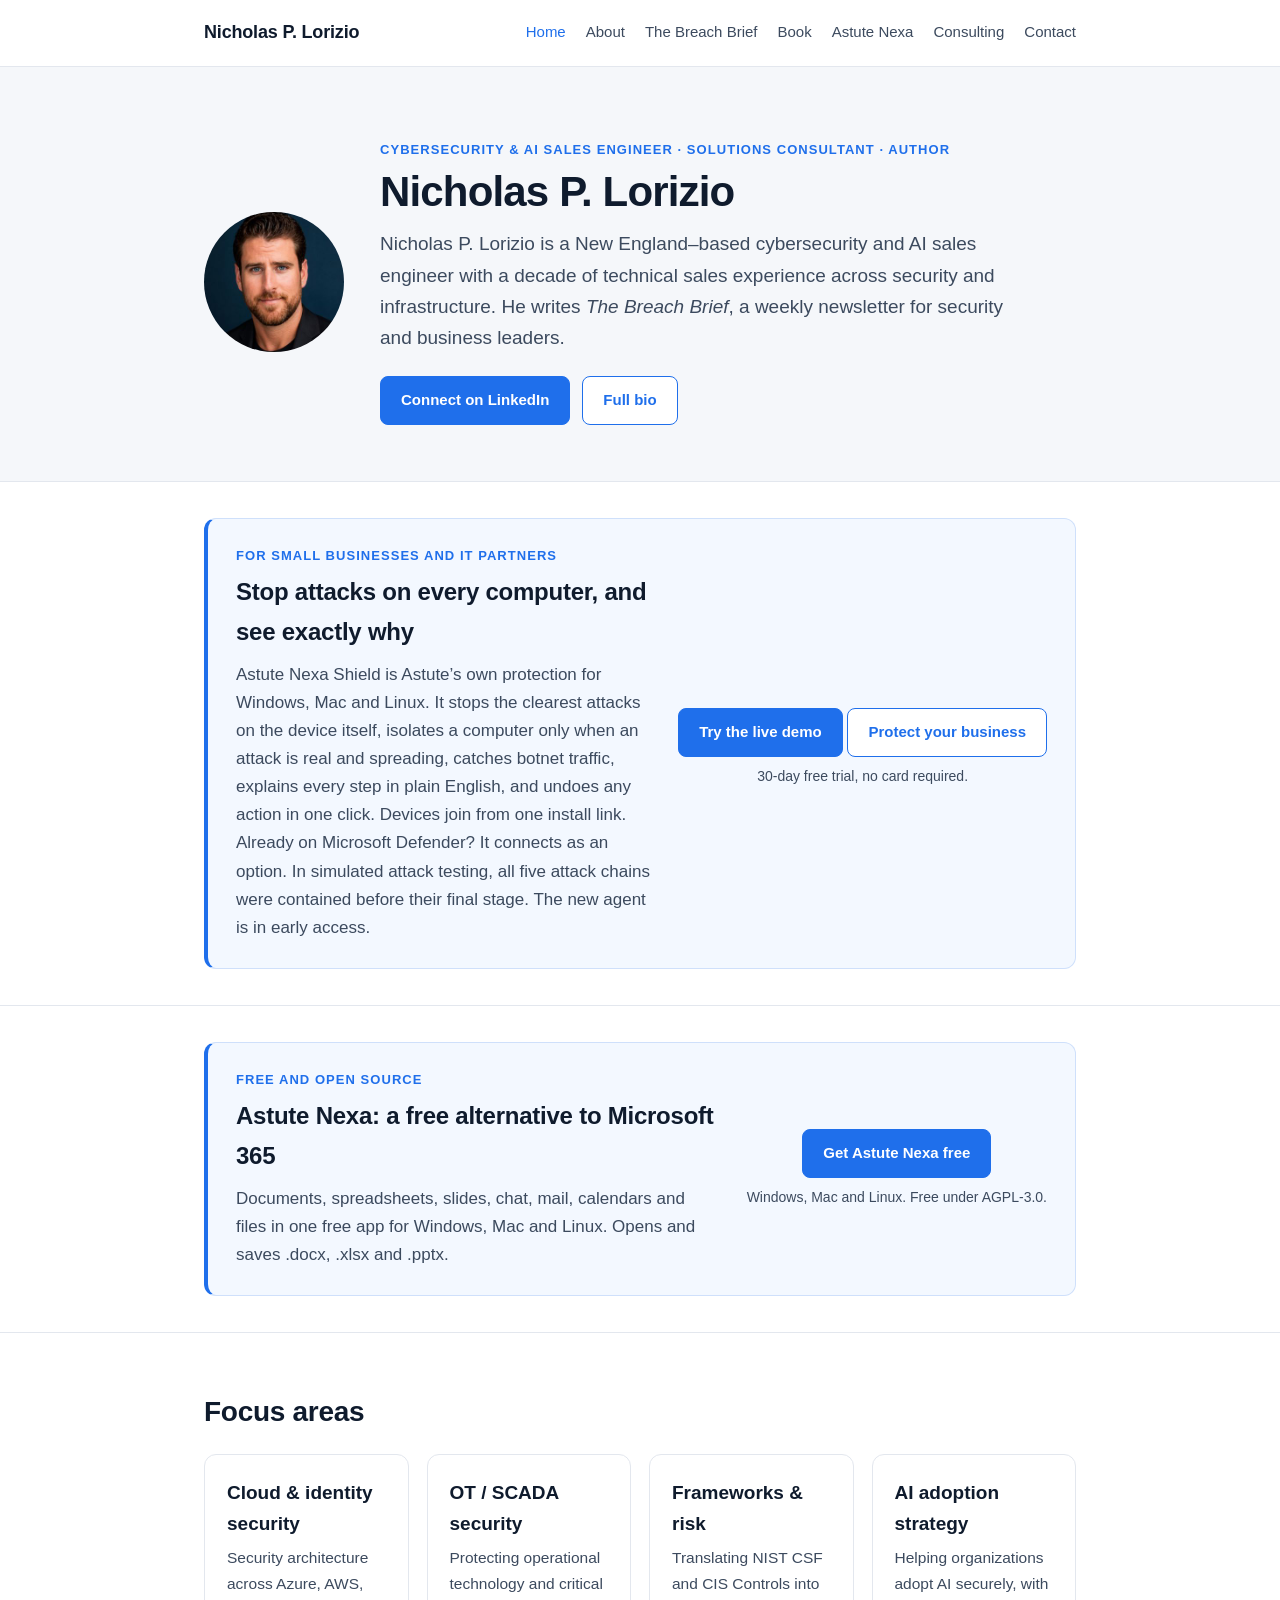
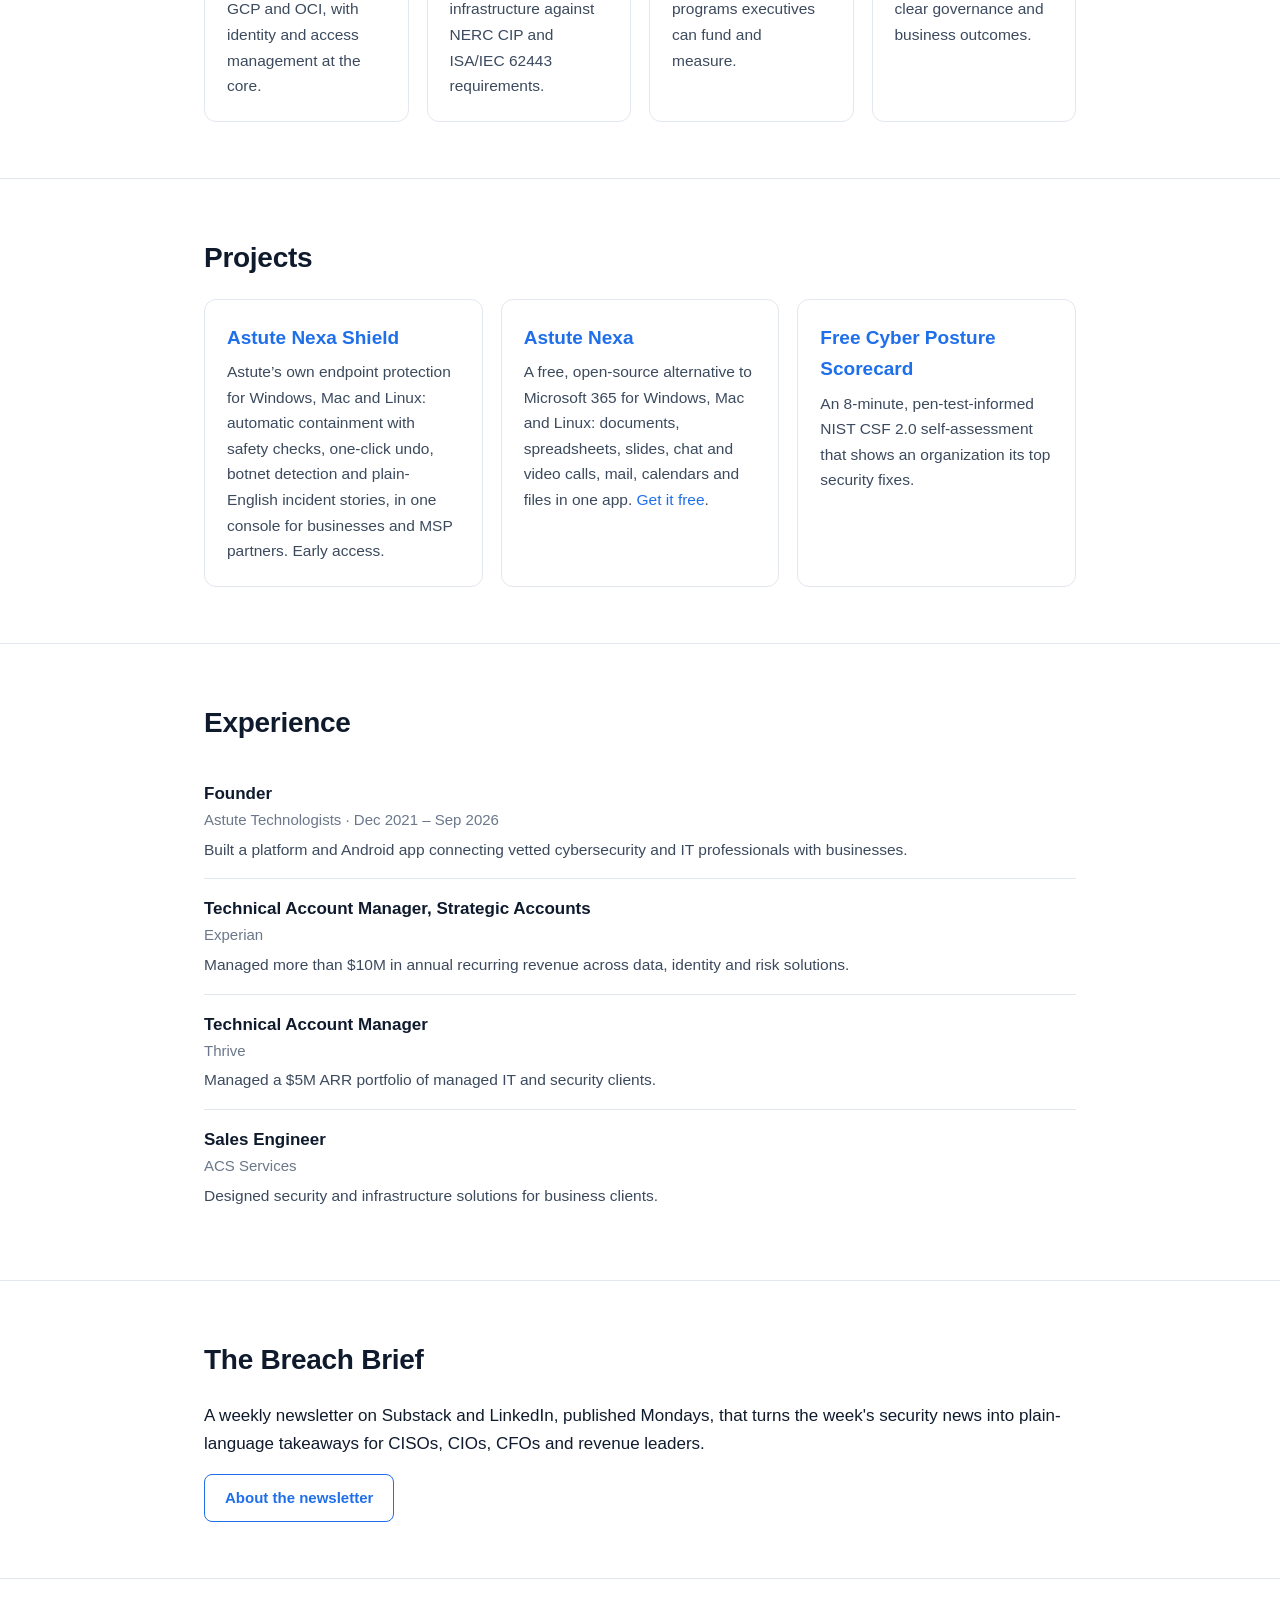
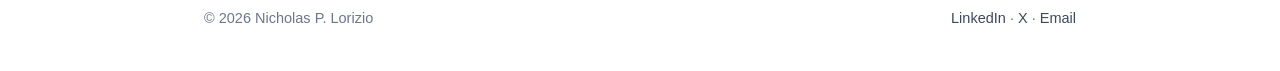
<file: index.html>
<!DOCTYPE html>
<html lang="en">
<head>
<meta charset="utf-8">
<meta name="viewport" content="width=device-width, initial-scale=1">
<title>Nicholas P. Lorizio | Cybersecurity & AI Sales Engineer</title>
<meta name="description" content="Nicholas P. Lorizio is a New England-based cybersecurity and AI sales engineer, technical sales leader and author of The Breach Brief.">
<meta name="author" content="Nicholas P. Lorizio">
<link rel="canonical" href="https://nicholaslorizio.github.io/">
<!-- Google Search Console: paste the verification meta tag on the next line -->
<!-- <meta name="google-site-verification" content="PASTE_CODE_HERE"> -->
<meta property="og:type" content="website">
<meta property="og:title" content="Nicholas P. Lorizio | Cybersecurity & AI Sales Engineer">
<meta property="og:description" content="Nicholas P. Lorizio is a New England-based cybersecurity and AI sales engineer, technical sales leader and author of The Breach Brief.">
<meta property="og:url" content="https://nicholaslorizio.github.io/">
<meta property="og:site_name" content="Nicholas P. Lorizio">
<meta property="og:image" content="https://nicholaslorizio.github.io/assets/headshot.jpg">
<meta name="twitter:card" content="summary">
<meta name="twitter:site" content="@nicholaslorizio">
<link rel="me" href="https://www.linkedin.com/in/nlorizio">
<link rel="me" href="https://x.com/nicholaslorizio">
<link rel="stylesheet" href="/assets/style.css">
<script type="application/ld+json">
{
  "@context": "https://schema.org",
  "@type": "WebSite",
  "@id": "https://nicholaslorizio.github.io/#website",
  "name": "Nicholas P. Lorizio",
  "url": "https://nicholaslorizio.github.io/",
  "publisher": {
    "@id": "https://nicholaslorizio.github.io/#person"
  }
}
</script>
<script type="application/ld+json">
{
  "@context": "https://schema.org",
  "@type": "Person",
  "@id": "https://nicholaslorizio.github.io/#person",
  "name": "Nicholas P. Lorizio",
  "givenName": "Nicholas",
  "familyName": "Lorizio",
  "alternateName": [
    "Nick Lorizio",
    "Nicholas Lorizio",
    "Nicholas Pasquale Lorizio"
  ],
  "jobTitle": "Cybersecurity & AI Sales Engineer",
  "description": "Nicholas P. Lorizio is a New England-based cybersecurity and AI sales engineer, technical sales leader and author of Digitalization: The New Normal.",
  "image": "https://nicholaslorizio.github.io/assets/headshot.jpg",
  "url": "https://nicholaslorizio.github.io/about/",
  "mainEntityOfPage": "https://nicholaslorizio.github.io/about/",
  "homeLocation": {
    "@type": "Place",
    "name": "New England, United States"
  },
  "knowsAbout": [
    "Cybersecurity",
    "Cloud security",
    "Microsoft Azure",
    "Amazon Web Services",
    "Google Cloud Platform",
    "Oracle Cloud Infrastructure",
    "Identity and access management",
    "Operational technology security",
    "SCADA security",
    "NERC CIP",
    "ISA/IEC 62443",
    "NIST Cybersecurity Framework",
    "CIS Controls",
    "Artificial intelligence adoption",
    "Digital transformation"
  ],
  "founder": {
    "@type": "Organization",
    "name": "Astute Technologists"
  },
  "identifier": {
    "@type": "PropertyValue",
    "propertyID": "ISNI",
    "value": "0000 0005 3187 4277",
    "url": "https://isni.org/isni/0000000531874277"
  },
  "sameAs": [
    "https://isni.org/isni/0000000531874277",
    "https://www.wikidata.org/wiki/Q142068362",
    "https://www.linkedin.com/in/nlorizio",
    "https://x.com/nicholaslorizio",
    "https://www.instagram.com/nicholaslorizio/",
    "https://www.facebook.com/profile.php?id=61595750287336",
    "https://www.youtube.com/@nicklorizio",
    "https://www.tiktok.com/@nicklorizio",
    "https://nicholaslorizio.substack.com/",
    "https://medium.com/@nicholas.lorizio",
    "https://bit.ly/m/nicklorizio",
    "https://www.crunchbase.com/person/nicholas-lorizio",
    "https://www.goodreads.com/author/show/21461107",
    "https://www.amazon.com/author/nlorizio",
    "https://www.audible.com/pd/Digitalization-Audiobook/B0C4ZDS249"
  ]
}
</script>
</head>
<body>
<header class="site-header">
  <div class="wrap">
    <a class="brand" href="/">Nicholas P. Lorizio</a>
    <nav class="nav" aria-label="Main">
<a href="/" aria-current="page">Home</a>
<a href="/about/">About</a>
<a href="/writing/">The Breach Brief</a>
<a href="/book/">Book</a>
<a href="/nexa/">Astute Nexa</a>
<a href="/consulting/">Consulting</a>
<a href="/contact/">Contact</a>
    </nav>
  </div>
</header>
<main>

<div class="hero">
  <div class="wrap hero-grid">
    <div class="avatar"><img src="/assets/headshot.jpg" alt="Nicholas P. Lorizio" width="140" height="140"></div>
    <div>
      <p class="eyebrow">Cybersecurity & AI Sales Engineer · Solutions Consultant · Author</p>
      <h1>Nicholas P. Lorizio</h1>
      <p class="lede">Nicholas P. Lorizio is a New England–based cybersecurity and AI sales engineer with a decade of technical sales experience across security and infrastructure. He writes <em>The Breach Brief</em>, a weekly newsletter for security and business leaders.</p>
      <div class="btns">
        <a class="btn btn-primary" href="https://www.linkedin.com/in/nlorizio" rel="me">Connect on LinkedIn</a>
        <a class="btn btn-ghost" href="/about/">Full bio</a>
      </div>
    </div>
  </div>
</div>
<section class="cta-band">
  <div class="wrap">
    <div class="cta">
      <div>
        <p class="eyebrow">For small businesses and IT partners</p>
        <h2>Stop attacks on every computer, and see exactly why</h2>
        <p>Astute Nexa Shield is Astute&rsquo;s own protection for Windows, Mac and Linux. It stops the clearest attacks on the device itself, isolates a computer only when an attack is real and spreading, catches botnet traffic, explains every step in plain English, and undoes any action in one click. Devices join from one install link. Already on Microsoft Defender? It connects as an option. In simulated attack testing, all five attack chains were contained before their final stage. The new agent is in early access.</p>
      </div>
      <div class="cta-action">
        <a class="btn btn-primary" href="https://astute-shield-ops.base44.app/demo/live-threats">Try the live demo</a>
        <a class="btn btn-ghost" href="https://astute-shield-ops.base44.app/#trial" style="margin-top:10px">Protect your business</a>
        <p class="detail">30-day free trial, no card required.</p>
      </div>
    </div>
  </div>
</section>
<section class="cta-band">
  <div class="wrap">
    <div class="cta">
      <div>
        <p class="eyebrow">Free and open source</p>
        <h2>Astute Nexa: a free alternative to Microsoft 365</h2>
        <p>Documents, spreadsheets, slides, chat, mail, calendars and files in one free app for Windows, Mac and Linux. Opens and saves .docx, .xlsx and .pptx.</p>
      </div>
      <div class="cta-action">
        <a class="btn btn-primary" href="/nexa/">Get Astute Nexa free</a>
        <p class="detail">Windows, Mac and Linux. Free under AGPL-3.0.</p>
      </div>
    </div>
  </div>
</section>
<section>
  <div class="wrap">
    <h2>Focus areas</h2>
    <div class="cards">
<div class="card"><h3>Cloud & identity security</h3><p>Security architecture across Azure, AWS, GCP and OCI, with identity and access management at the core.</p></div>
<div class="card"><h3>OT / SCADA security</h3><p>Protecting operational technology and critical infrastructure against NERC CIP and ISA/IEC 62443 requirements.</p></div>
<div class="card"><h3>Frameworks & risk</h3><p>Translating NIST CSF and CIS Controls into programs executives can fund and measure.</p></div>
<div class="card"><h3>AI adoption strategy</h3><p>Helping organizations adopt AI securely, with clear governance and business outcomes.</p></div>
    </div>
  </div>
</section>
<section>
  <div class="wrap">
    <h2>Projects</h2>
    <div class="cards">
<div class="card"><h3><a href="https://astute-shield-ops.base44.app/">Astute Nexa Shield</a></h3><p>Astute&rsquo;s own endpoint protection for Windows, Mac and Linux: automatic containment with safety checks, one-click undo, botnet detection and plain-English incident stories, in one console for businesses and MSP partners. Early access.</p></div>
<div class="card"><h3><a href="/nexa/">Astute Nexa</a></h3><p>A free, open-source alternative to Microsoft 365 for Windows, Mac and Linux: documents, spreadsheets, slides, chat and video calls, mail, calendars and files in one app. <a href="/nexa/">Get it free</a>.</p></div>
<div class="card"><h3><a href="https://bit.ly/4BgvUy8">Free Cyber Posture Scorecard</a></h3><p>An 8-minute, pen-test-informed NIST CSF 2.0 self-assessment that shows an organization its top security fixes.</p></div>
    </div>
  </div>
</section>
<section>
  <div class="wrap">
    <h2>Experience</h2>
    <ul class="timeline">
<li><div class="role">Founder</div><div class="meta">Astute Technologists · Dec 2021 – Sep 2026</div><div class="desc">Built a platform and Android app connecting vetted cybersecurity and IT professionals with businesses.</div></li>
<li><div class="role">Technical Account Manager, Strategic Accounts</div><div class="meta">Experian</div><div class="desc">Managed more than $10M in annual recurring revenue across data, identity and risk solutions.</div></li>
<li><div class="role">Technical Account Manager</div><div class="meta">Thrive</div><div class="desc">Managed a $5M ARR portfolio of managed IT and security clients.</div></li>
<li><div class="role">Sales Engineer</div><div class="meta">ACS Services</div><div class="desc">Designed security and infrastructure solutions for business clients.</div></li>
    </ul>
  </div>
</section>
<section>
  <div class="wrap">
    <h2>The Breach Brief</h2>
    <p>A weekly newsletter on Substack and LinkedIn, published Mondays, that turns the week's security news into plain-language takeaways for CISOs, CIOs, CFOs and revenue leaders.</p>
    <a class="btn btn-ghost" href="/writing/">About the newsletter</a>
  </div>
</section>

</main>
<footer class="site-footer">
  <div class="wrap">
    <span>&copy; 2026 Nicholas P. Lorizio</span>
    <span><a href="https://www.linkedin.com/in/nlorizio" rel="me">LinkedIn</a> · <a href="https://x.com/nicholaslorizio" rel="me">X</a> · <a href="mailto:nicholas.lorizio@gmail.com">Email</a></span>
  </div>
</footer>
</body>
</html>
</file>
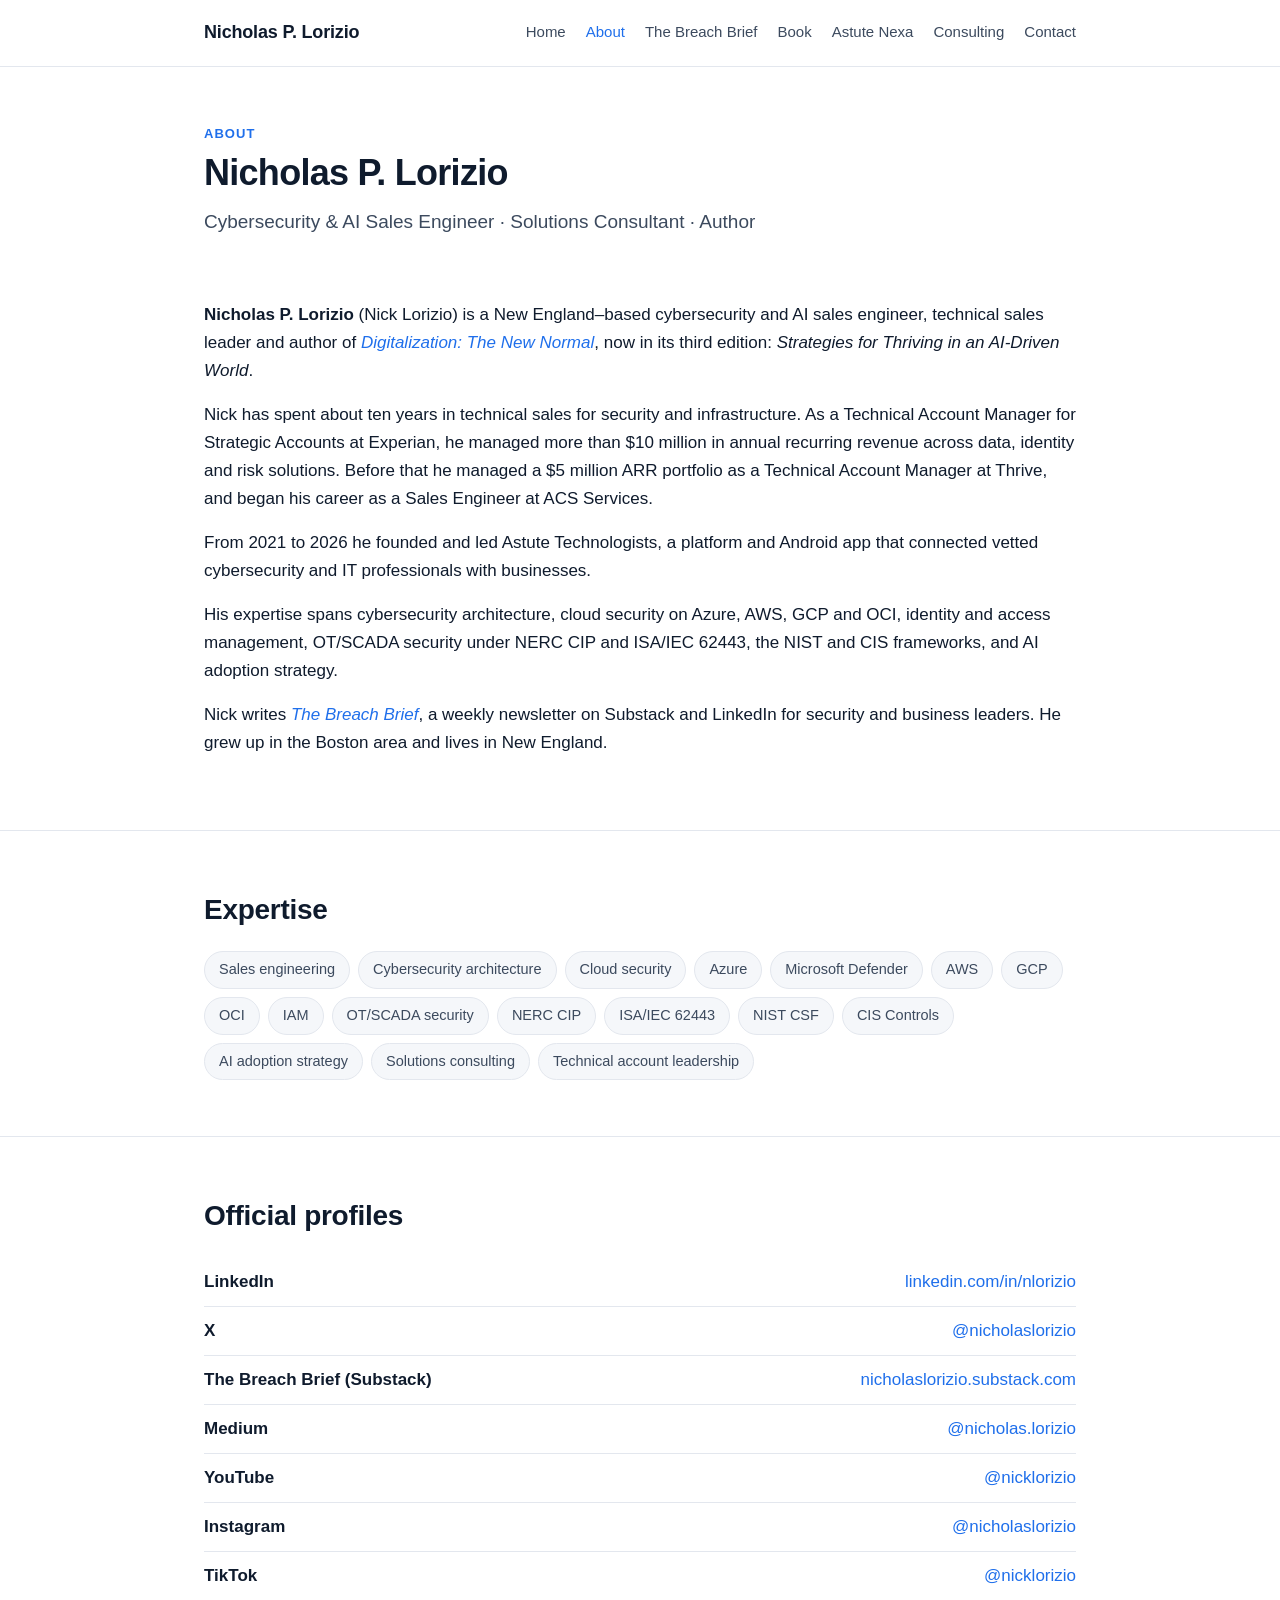
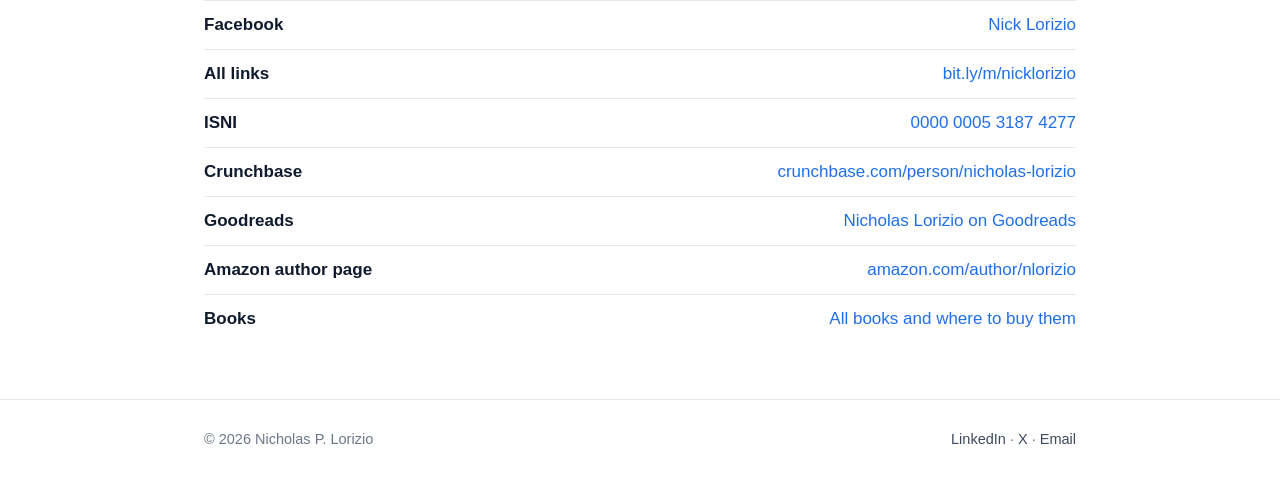
<file: about/index.html>
<!DOCTYPE html>
<html lang="en">
<head>
<meta charset="utf-8">
<meta name="viewport" content="width=device-width, initial-scale=1">
<title>About Nicholas P. Lorizio | Cybersecurity & AI Sales Engineer</title>
<meta name="description" content="Biography of Nicholas P. Lorizio (Nick Lorizio): cybersecurity and AI sales engineer, technical sales leader, founder of Astute Technologists and author.">
<meta name="author" content="Nicholas P. Lorizio">
<link rel="canonical" href="https://nicholaslorizio.github.io/about/">
<!-- Google Search Console: paste the verification meta tag on the next line -->
<!-- <meta name="google-site-verification" content="PASTE_CODE_HERE"> -->
<meta property="og:type" content="profile">
<meta property="og:title" content="About Nicholas P. Lorizio | Cybersecurity & AI Sales Engineer">
<meta property="og:description" content="Biography of Nicholas P. Lorizio (Nick Lorizio): cybersecurity and AI sales engineer, technical sales leader, founder of Astute Technologists and author.">
<meta property="og:url" content="https://nicholaslorizio.github.io/about/">
<meta property="og:site_name" content="Nicholas P. Lorizio">
<meta property="og:image" content="https://nicholaslorizio.github.io/assets/headshot.jpg">
<meta name="twitter:card" content="summary">
<meta name="twitter:site" content="@nicholaslorizio">
<link rel="me" href="https://www.linkedin.com/in/nlorizio">
<link rel="me" href="https://x.com/nicholaslorizio">
<link rel="stylesheet" href="/assets/style.css">
<script type="application/ld+json">
{
  "@context": "https://schema.org",
  "@type": "Person",
  "@id": "https://nicholaslorizio.github.io/#person",
  "name": "Nicholas P. Lorizio",
  "givenName": "Nicholas",
  "familyName": "Lorizio",
  "alternateName": [
    "Nick Lorizio",
    "Nicholas Lorizio",
    "Nicholas Pasquale Lorizio"
  ],
  "jobTitle": "Cybersecurity & AI Sales Engineer",
  "description": "Nicholas P. Lorizio is a New England-based cybersecurity and AI sales engineer, technical sales leader and author of Digitalization: The New Normal.",
  "image": "https://nicholaslorizio.github.io/assets/headshot.jpg",
  "url": "https://nicholaslorizio.github.io/about/",
  "mainEntityOfPage": "https://nicholaslorizio.github.io/about/",
  "homeLocation": {
    "@type": "Place",
    "name": "New England, United States"
  },
  "knowsAbout": [
    "Cybersecurity",
    "Cloud security",
    "Microsoft Azure",
    "Amazon Web Services",
    "Google Cloud Platform",
    "Oracle Cloud Infrastructure",
    "Identity and access management",
    "Operational technology security",
    "SCADA security",
    "NERC CIP",
    "ISA/IEC 62443",
    "NIST Cybersecurity Framework",
    "CIS Controls",
    "Artificial intelligence adoption",
    "Digital transformation"
  ],
  "founder": {
    "@type": "Organization",
    "name": "Astute Technologists"
  },
  "identifier": {
    "@type": "PropertyValue",
    "propertyID": "ISNI",
    "value": "0000 0005 3187 4277",
    "url": "https://isni.org/isni/0000000531874277"
  },
  "sameAs": [
    "https://isni.org/isni/0000000531874277",
    "https://www.wikidata.org/wiki/Q142068362",
    "https://www.linkedin.com/in/nlorizio",
    "https://x.com/nicholaslorizio",
    "https://www.instagram.com/nicholaslorizio/",
    "https://www.facebook.com/profile.php?id=61595750287336",
    "https://www.youtube.com/@nicklorizio",
    "https://www.tiktok.com/@nicklorizio",
    "https://nicholaslorizio.substack.com/",
    "https://medium.com/@nicholas.lorizio",
    "https://bit.ly/m/nicklorizio",
    "https://www.crunchbase.com/person/nicholas-lorizio",
    "https://www.goodreads.com/author/show/21461107",
    "https://www.amazon.com/author/nlorizio",
    "https://www.audible.com/pd/Digitalization-Audiobook/B0C4ZDS249"
  ]
}
</script>
</head>
<body>
<header class="site-header">
  <div class="wrap">
    <a class="brand" href="/">Nicholas P. Lorizio</a>
    <nav class="nav" aria-label="Main">
<a href="/">Home</a>
<a href="/about/" aria-current="page">About</a>
<a href="/writing/">The Breach Brief</a>
<a href="/book/">Book</a>
<a href="/nexa/">Astute Nexa</a>
<a href="/consulting/">Consulting</a>
<a href="/contact/">Contact</a>
    </nav>
  </div>
</header>
<main>

<div class="wrap page-head">
  <p class="eyebrow">About</p>
  <h1>Nicholas P. Lorizio</h1>
  <p class="lede">Cybersecurity & AI Sales Engineer · Solutions Consultant · Author</p>
</div>
<section>
  <div class="wrap">
    <p><strong>Nicholas P. Lorizio</strong> (Nick Lorizio) is a New England–based cybersecurity and AI sales engineer, technical sales leader and author of <a href="/book/"><em>Digitalization: The New Normal</em></a>, now in its third edition: <em>Strategies for Thriving in an AI-Driven World</em>.</p>
    <p>Nick has spent about ten years in technical sales for security and infrastructure. As a Technical Account Manager for Strategic Accounts at Experian, he managed more than $10 million in annual recurring revenue across data, identity and risk solutions. Before that he managed a $5 million ARR portfolio as a Technical Account Manager at Thrive, and began his career as a Sales Engineer at ACS Services.</p>
    <p>From 2021 to 2026 he founded and led Astute Technologists, a platform and Android app that connected vetted cybersecurity and IT professionals with businesses.</p>
    <p>His expertise spans cybersecurity architecture, cloud security on Azure, AWS, GCP and OCI, identity and access management, OT/SCADA security under NERC CIP and ISA/IEC 62443, the NIST and CIS frameworks, and AI adoption strategy.</p>
    <p>Nick writes <a href="/writing/"><em>The Breach Brief</em></a>, a weekly newsletter on Substack and LinkedIn for security and business leaders. He grew up in the Boston area and lives in New England.</p>
  </div>
</section>
<section>
  <div class="wrap">
    <h2>Expertise</h2>
    <ul class="tags">
<li>Sales engineering</li>
<li>Cybersecurity architecture</li>
<li>Cloud security</li>
<li>Azure</li>
<li>Microsoft Defender</li>
<li>AWS</li>
<li>GCP</li>
<li>OCI</li>
<li>IAM</li>
<li>OT/SCADA security</li>
<li>NERC CIP</li>
<li>ISA/IEC 62443</li>
<li>NIST CSF</li>
<li>CIS Controls</li>
<li>AI adoption strategy</li>
<li>Solutions consulting</li>
<li>Technical account leadership</li>
    </ul>
  </div>
</section>
<section>
  <div class="wrap">
    <h2>Official profiles</h2>
    <ul class="links">
      <li><span class="label">LinkedIn</span><a href="https://www.linkedin.com/in/nlorizio" rel="me">linkedin.com/in/nlorizio</a></li>
      <li><span class="label">X</span><a href="https://x.com/nicholaslorizio" rel="me">@nicholaslorizio</a></li>
      <li><span class="label">The Breach Brief (Substack)</span><a href="https://nicholaslorizio.substack.com/" rel="me">nicholaslorizio.substack.com</a></li>
      <li><span class="label">Medium</span><a href="https://medium.com/@nicholas.lorizio" rel="me">@nicholas.lorizio</a></li>
      <li><span class="label">YouTube</span><a href="https://www.youtube.com/@nicklorizio" rel="me">@nicklorizio</a></li>
      <li><span class="label">Instagram</span><a href="https://www.instagram.com/nicholaslorizio/" rel="me">@nicholaslorizio</a></li>
      <li><span class="label">TikTok</span><a href="https://www.tiktok.com/@nicklorizio" rel="me">@nicklorizio</a></li>
      <li><span class="label">Facebook</span><a href="https://www.facebook.com/profile.php?id=61595750287336" rel="me">Nick Lorizio</a></li>
      <li><span class="label">All links</span><a href="https://bit.ly/m/nicklorizio" rel="me">bit.ly/m/nicklorizio</a></li>
      <li><span class="label">ISNI</span><a href="https://isni.org/isni/0000000531874277">0000 0005 3187 4277</a></li>
      <li><span class="label">Crunchbase</span><a href="https://www.crunchbase.com/person/nicholas-lorizio" rel="me">crunchbase.com/person/nicholas-lorizio</a></li>
      <li><span class="label">Goodreads</span><a href="https://www.goodreads.com/author/show/21461107" rel="me">Nicholas Lorizio on Goodreads</a></li>
      <li><span class="label">Amazon author page</span><a href="https://www.amazon.com/author/nlorizio" rel="me">amazon.com/author/nlorizio</a></li>
      <li><span class="label">Books</span><a href="/book/">All books and where to buy them</a></li>
    </ul>
  </div>
</section>

</main>
<footer class="site-footer">
  <div class="wrap">
    <span>&copy; 2026 Nicholas P. Lorizio</span>
    <span><a href="https://www.linkedin.com/in/nlorizio" rel="me">LinkedIn</a> · <a href="https://x.com/nicholaslorizio" rel="me">X</a> · <a href="mailto:nicholas.lorizio@gmail.com">Email</a></span>
  </div>
</footer>
</body>
</html>
</file>
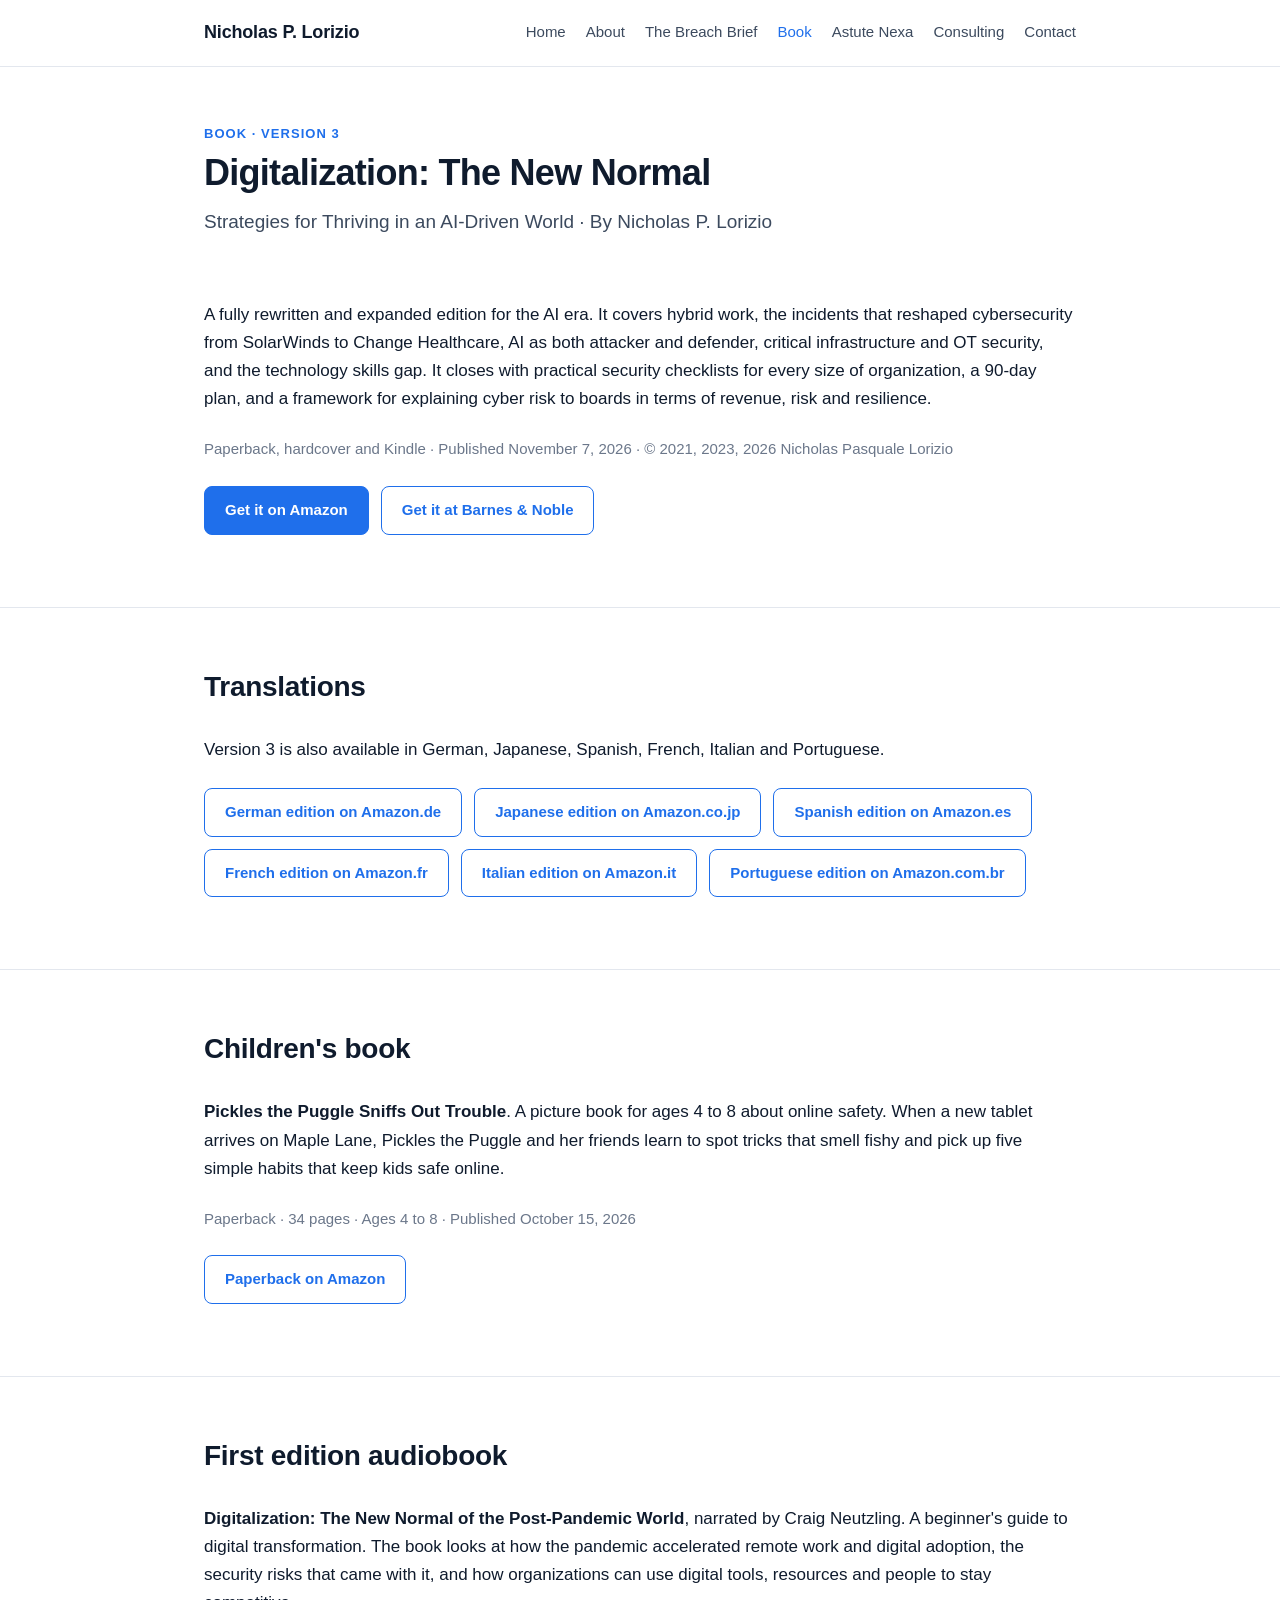
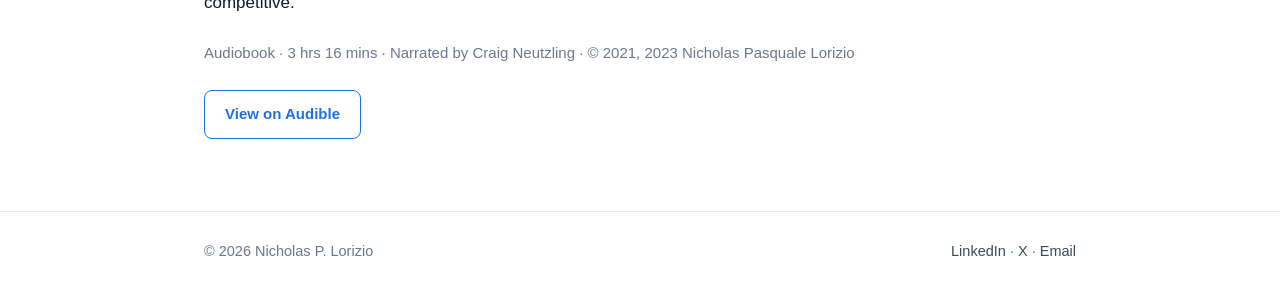
<file: book/index.html>
<!DOCTYPE html>
<html lang="en">
<head>
<meta charset="utf-8">
<meta name="viewport" content="width=device-width, initial-scale=1">
<title>Books by Nicholas P. Lorizio | Digitalization and Pickles the Puggle</title>
<meta name="description" content="Digitalization: The New Normal, Version 3, by Nicholas P. Lorizio: strategies for thriving in an AI-driven world, in paperback, hardcover and Kindle. The first edition is an audiobook narrated by Craig Neutzling.">
<meta name="author" content="Nicholas P. Lorizio">
<link rel="canonical" href="https://nicholaslorizio.github.io/book/">
<!-- Google Search Console: paste the verification meta tag on the next line -->
<!-- <meta name="google-site-verification" content="PASTE_CODE_HERE"> -->
<meta property="og:type" content="book">
<meta property="og:title" content="Books by Nicholas P. Lorizio | Digitalization and Pickles the Puggle">
<meta property="og:description" content="Digitalization: The New Normal, Version 3, by Nicholas P. Lorizio: strategies for thriving in an AI-driven world, in paperback, hardcover and Kindle. The first edition is an audiobook narrated by Craig Neutzling.">
<meta property="og:url" content="https://nicholaslorizio.github.io/book/">
<meta property="og:site_name" content="Nicholas P. Lorizio">
<meta property="og:image" content="https://nicholaslorizio.github.io/assets/headshot.jpg">
<meta name="twitter:card" content="summary">
<meta name="twitter:site" content="@nicholaslorizio">
<link rel="me" href="https://www.linkedin.com/in/nlorizio">
<link rel="me" href="https://x.com/nicholaslorizio">
<link rel="stylesheet" href="/assets/style.css">
<script type="application/ld+json">
{
  "@context": "https://schema.org",
  "@type": "Book",
  "@id": "https://nicholaslorizio.github.io/book/#book",
  "name": "Digitalization: The New Normal of the Post-Pandemic World",
  "alternateName": "Digitalization: The New Normal of the Post-Pandemic World (Beginner's Guide to Digital Transformation)",
  "author": {
    "@id": "https://nicholaslorizio.github.io/#person",
    "@type": "Person",
    "name": "Nicholas P. Lorizio"
  },
  "copyrightYear": 2021,
  "copyrightHolder": {
    "@type": "Person",
    "name": "Nicholas Pasquale Lorizio"
  },
  "about": [
    "Digital transformation",
    "Cybersecurity",
    "Remote work"
  ],
  "inLanguage": "en",
  "url": "https://nicholaslorizio.github.io/book/",
  "workExample": [
    {
      "@type": "Book",
      "name": "Digitalization: The New Normal: Strategies for Thriving in an AI-Driven World",
      "bookEdition": "Version 3",
      "datePublished": "2026-11-07",
      "bookFormat": "https://schema.org/Paperback",
      "isbn": "9798140507435",
      "url": "https://www.amazon.com/dp/B0HQRKMXW1"
    },
    {
      "@type": "Book",
      "name": "Digitalization: The New Normal: Strategies for Thriving in an AI-Driven World",
      "bookEdition": "Version 3",
      "datePublished": "2026-11-07",
      "bookFormat": "https://schema.org/Hardcover",
      "isbn": "9798140508197",
      "url": "https://www.amazon.com/dp/B0HQR7FYBC"
    },
    {
      "@type": "Book",
      "name": "Digitalization: The New Normal: Strategies for Thriving in an AI-Driven World",
      "bookEdition": "Version 3",
      "datePublished": "2026-11-07",
      "bookFormat": "https://schema.org/EBook",
      "url": "https://www.amazon.com/dp/B0HQTMXKMT"
    },
    {
      "@type": "Book",
      "name": "Digitalization: The New Normal: Strategies for Thriving in an AI-Driven World",
      "bookEdition": "Version 3",
      "bookFormat": "https://schema.org/Paperback",
      "url": "https://www.barnesandnoble.com/w/digitalization-nicholas-p-lorizio/1151958771"
    },
    {
      "@type": "Book",
      "name": "Digitalisierung: Die neue Normalität: Strategien für den Erfolg in einer KI-geprägten Welt",
      "inLanguage": "de",
      "url": "https://www.amazon.de/dp/B0HQZX4JG1"
    },
    {
      "@type": "Book",
      "name": "デジタライゼーション：ニューノーマル: AIが牽引する世界で成長し続けるための戦略",
      "inLanguage": "ja",
      "url": "https://www.amazon.co.jp/dp/B0HR126YDK"
    },
    {
      "@type": "Book",
      "name": "Digitalización: La nueva normalidad: Estrategias para prosperar en un mundo impulsado por la IA",
      "inLanguage": "es",
      "bookFormat": "https://schema.org/EBook",
      "url": "https://www.amazon.es/dp/B0HRVZXXQL"
    },
    {
      "@type": "Book",
      "name": "Digitalisation : la nouvelle normalité: Stratégies pour prospérer dans un monde porté par l'IA",
      "inLanguage": "fr",
      "bookFormat": "https://schema.org/EBook",
      "url": "https://www.amazon.fr/dp/B0HRW1FCRS"
    },
    {
      "@type": "Book",
      "name": "Digitalizzazione: la nuova normalità: Strategie per prosperare in un mondo guidato dall'IA",
      "inLanguage": "it",
      "bookFormat": "https://schema.org/Paperback",
      "url": "https://www.amazon.it/dp/B0HSMTKJ3P"
    },
    {
      "@type": "Book",
      "name": "Digitalização: o novo normal: Estratégias para prosperar em um mundo movido por IA",
      "inLanguage": "pt",
      "bookFormat": "https://schema.org/EBook",
      "url": "https://www.amazon.com.br/dp/B0HSQ4HBDB"
    },
    {
      "@type": "Audiobook",
      "name": "Digitalization: The New Normal of the Post-Pandemic World",
      "bookFormat": "https://schema.org/AudiobookFormat",
      "readBy": {
        "@type": "Person",
        "name": "Craig Neutzling"
      },
      "datePublished": "2023",
      "duration": "PT3H16M",
      "url": "https://www.audible.com/pd/Digitalization-Audiobook/B0C4ZDS249"
    }
  ]
}
</script>
<script type="application/ld+json">
{
  "@context": "https://schema.org",
  "@type": "Book",
  "@id": "https://nicholaslorizio.github.io/book/#pickles",
  "name": "Pickles the Puggle Sniffs Out Trouble",
  "author": {
    "@id": "https://nicholaslorizio.github.io/#person",
    "@type": "Person",
    "name": "Nicholas P. Lorizio"
  },
  "bookFormat": "https://schema.org/Paperback",
  "isbn": "9798162720485",
  "datePublished": "2026-10-15",
  "inLanguage": "en",
  "audience": {
    "@type": "PeopleAudience",
    "suggestedMinAge": 4,
    "suggestedMaxAge": 8
  },
  "about": ["Online safety", "Cybersecurity for kids"],
  "url": "https://www.amazon.com/dp/B0HNDLBVQ1"
}
</script>
</head>
<body>
<header class="site-header">
  <div class="wrap">
    <a class="brand" href="/">Nicholas P. Lorizio</a>
    <nav class="nav" aria-label="Main">
<a href="/">Home</a>
<a href="/about/">About</a>
<a href="/writing/">The Breach Brief</a>
<a href="/book/" aria-current="page">Book</a>
<a href="/nexa/">Astute Nexa</a>
<a href="/consulting/">Consulting</a>
<a href="/contact/">Contact</a>
    </nav>
  </div>
</header>
<main>

<div class="wrap page-head">
      <p class="eyebrow">Book · Version 3</p>
      <h1>Digitalization: The New Normal</h1>
      <p class="lede">Strategies for Thriving in an AI-Driven World · By Nicholas P. Lorizio</p>
    </div>
    <section>
      <div class="wrap book">
        <p>A fully rewritten and expanded edition for the AI era. It covers hybrid work, the incidents that reshaped cybersecurity from SolarWinds to Change Healthcare, AI as both attacker and defender, critical infrastructure and OT security, and the technology skills gap. It closes with practical security checklists for every size of organization, a 90-day plan, and a framework for explaining cyber risk to boards in terms of revenue, risk and resilience.</p>
        <p class="detail">Paperback, hardcover and Kindle · Published November 7, 2026 · © 2021, 2023, 2026 Nicholas Pasquale Lorizio</p>
        <p class="btns"><a class="btn btn-primary" href="https://www.amazon.com/dp/B0HQRKMXW1">Get it on Amazon</a> <a class="btn btn-ghost" href="https://www.barnesandnoble.com/w/digitalization-nicholas-p-lorizio/1151958771">Get it at Barnes &amp; Noble</a></p>
      </div>
    </section>
    <section>
      <div class="wrap book">
        <h2>Translations</h2>
        <p>Version 3 is also available in German, Japanese, Spanish, French, Italian and Portuguese.</p>
        <p class="btns"><a class="btn btn-ghost" href="https://www.amazon.de/dp/B0HQZX4JG1">German edition on Amazon.de</a> <a class="btn btn-ghost" href="https://www.amazon.co.jp/dp/B0HR126YDK">Japanese edition on Amazon.co.jp</a> <a class="btn btn-ghost" href="https://www.amazon.es/dp/B0HRVZXXQL">Spanish edition on Amazon.es</a> <a class="btn btn-ghost" href="https://www.amazon.fr/dp/B0HRW1FCRS">French edition on Amazon.fr</a> <a class="btn btn-ghost" href="https://www.amazon.it/dp/B0HSMTKJ3P">Italian edition on Amazon.it</a> <a class="btn btn-ghost" href="https://www.amazon.com.br/dp/B0HSQ4HBDB">Portuguese edition on Amazon.com.br</a></p>
      </div>
    </section>
    <section>
      <div class="wrap book">
        <h2>Children's book</h2>
        <p><strong>Pickles the Puggle Sniffs Out Trouble</strong>. A picture book for ages 4 to 8 about online safety. When a new tablet arrives on Maple Lane, Pickles the Puggle and her friends learn to spot tricks that smell fishy and pick up five simple habits that keep kids safe online.</p>
        <p class="detail">Paperback · 34 pages · Ages 4 to 8 · Published October 15, 2026</p>
        <p><a class="btn btn-ghost" href="https://www.amazon.com/dp/B0HNDLBVQ1">Paperback on Amazon</a></p>
      </div>
    </section>
    <section>
      <div class="wrap book">
        <h2>First edition audiobook</h2>
        <p><strong>Digitalization: The New Normal of the Post-Pandemic World</strong>, narrated by Craig Neutzling. A beginner's guide to digital transformation. The book looks at how the pandemic accelerated remote work and digital adoption, the security risks that came with it, and how organizations can use digital tools, resources and people to stay competitive.</p>
        <p class="detail">Audiobook · 3 hrs 16 mins · Narrated by Craig Neutzling · © 2021, 2023 Nicholas Pasquale Lorizio</p>
        <p><a class="btn btn-ghost" href="https://www.audible.com/pd/Digitalization-Audiobook/B0C4ZDS249">View on Audible</a></p>
      </div>
    </section>
  </main>
<footer class="site-footer">
  <div class="wrap">
    <span>&copy; 2026 Nicholas P. Lorizio</span>
    <span><a href="https://www.linkedin.com/in/nlorizio" rel="me">LinkedIn</a> · <a href="https://x.com/nicholaslorizio" rel="me">X</a> · <a href="mailto:nicholas.lorizio@gmail.com">Email</a></span>
  </div>
</footer>
</body>
</html>
</file>
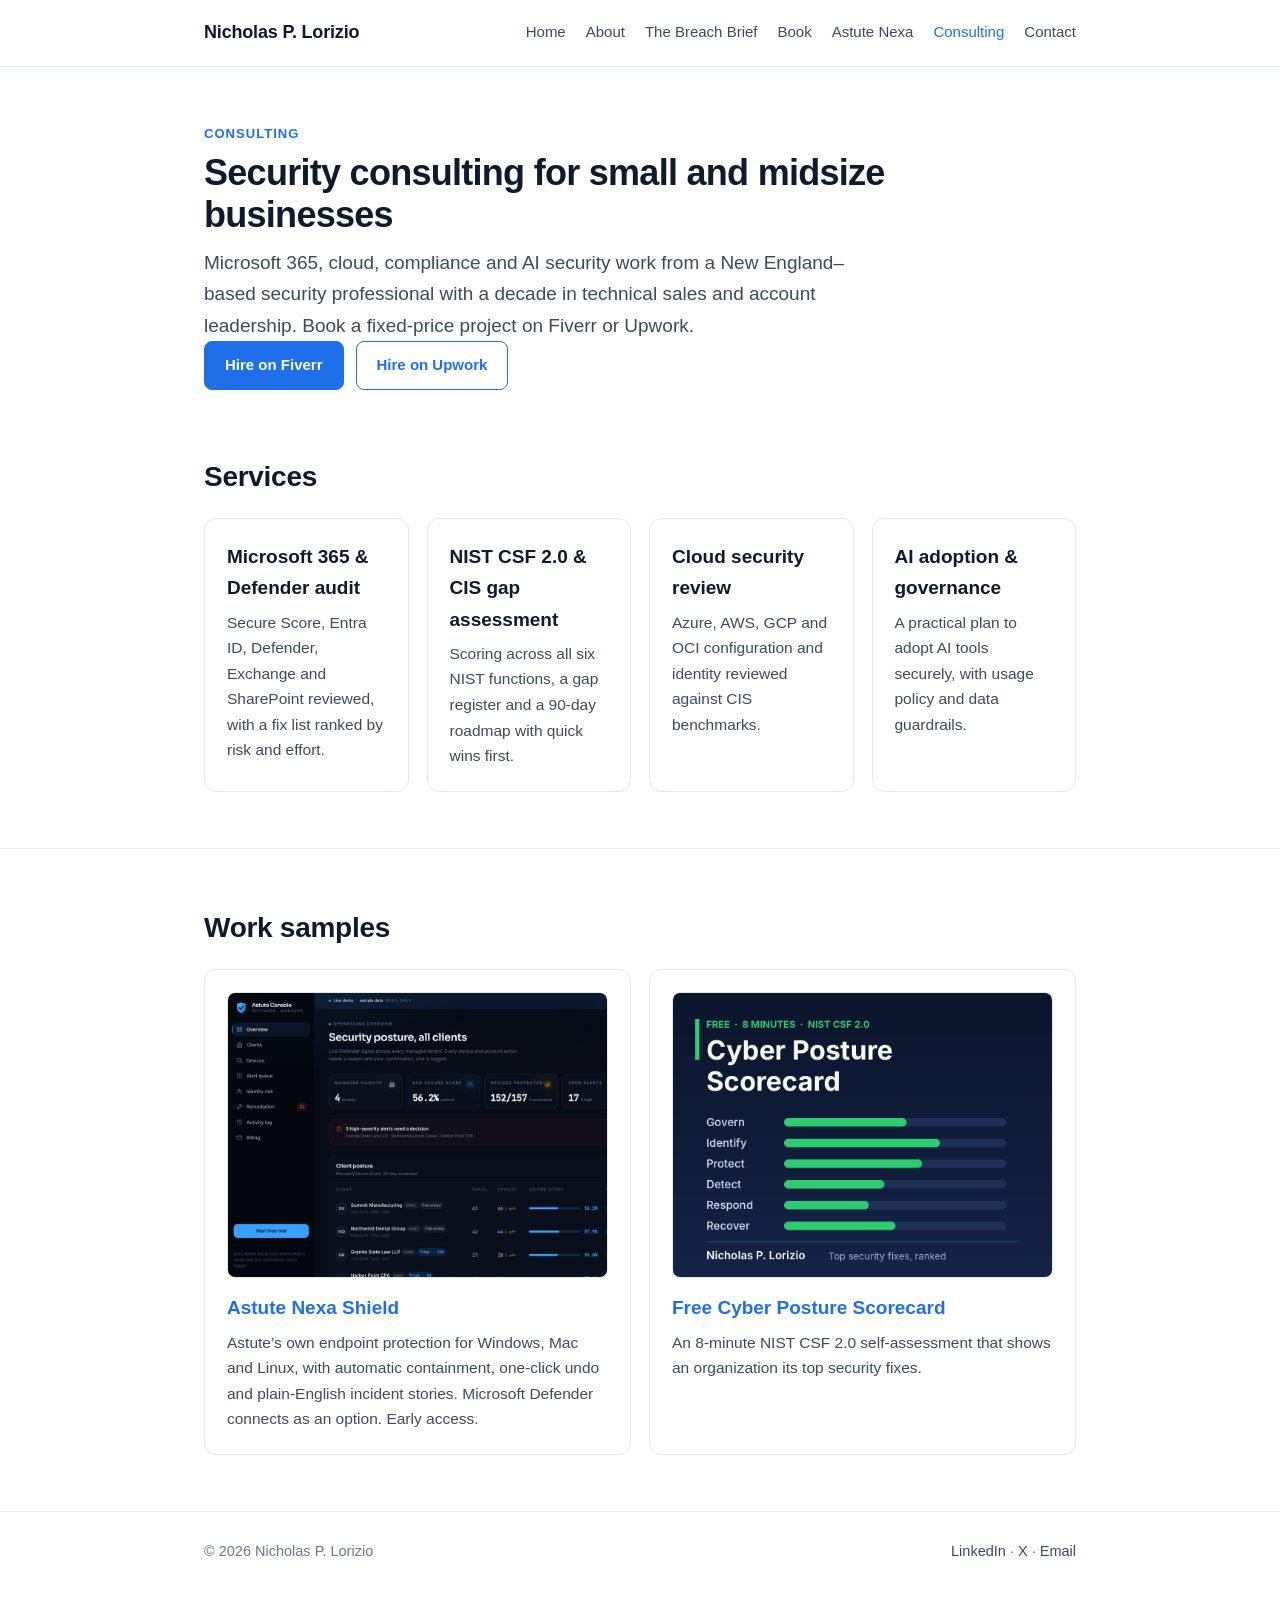
<file: consulting/index.html>
<!DOCTYPE html>
<html lang="en">
<head>
<meta charset="utf-8">
<meta name="viewport" content="width=device-width, initial-scale=1">
<title>Consulting | Nicholas P. Lorizio</title>
<meta name="description" content="Hire Nicholas P. Lorizio for Microsoft 365, cloud, compliance and AI security consulting through Fiverr or Upwork.">
<meta name="author" content="Nicholas P. Lorizio">
<link rel="canonical" href="https://nicholaslorizio.github.io/consulting/">
<!-- Google Search Console: paste the verification meta tag on the next line -->
<!-- <meta name="google-site-verification" content="PASTE_CODE_HERE"> -->
<meta property="og:type" content="website">
<meta property="og:title" content="Consulting | Nicholas P. Lorizio">
<meta property="og:description" content="Hire Nicholas P. Lorizio for Microsoft 365, cloud, compliance and AI security consulting through Fiverr or Upwork.">
<meta property="og:url" content="https://nicholaslorizio.github.io/consulting/">
<meta property="og:site_name" content="Nicholas P. Lorizio">
<meta property="og:image" content="https://nicholaslorizio.github.io/assets/headshot.jpg">
<meta name="twitter:card" content="summary">
<meta name="twitter:site" content="@nicholaslorizio">
<link rel="me" href="https://www.linkedin.com/in/nlorizio">
<link rel="me" href="https://x.com/nicholaslorizio">
<link rel="stylesheet" href="/assets/style.css">

</head>
<body>
<header class="site-header">
  <div class="wrap">
    <a class="brand" href="/">Nicholas P. Lorizio</a>
    <nav class="nav" aria-label="Main">
<a href="/">Home</a>
<a href="/about/">About</a>
<a href="/writing/">The Breach Brief</a>
<a href="/book/">Book</a>
<a href="/nexa/">Astute Nexa</a>
<a href="/consulting/" aria-current="page">Consulting</a>
<a href="/contact/">Contact</a>
    </nav>
  </div>
</header>
<main>

<div class="wrap page-head">
  <p class="eyebrow">Consulting</p>
  <h1>Security consulting for small and midsize businesses</h1>
  <p class="lede">Microsoft 365, cloud, compliance and AI security work from a New England–based security professional with a decade in technical sales and account leadership. Book a fixed-price project on Fiverr or Upwork.</p>
  <div class="btns">
    <a class="btn btn-primary" href="https://pro.fiverr.com/nicklorizio">Hire on Fiverr</a>
    <a class="btn btn-ghost" href="https://www.upwork.com/freelancers/~01f7359a66351de32f">Hire on Upwork</a>
  </div>
</div>
<section>
  <div class="wrap">
    <h2>Services</h2>
    <div class="cards">
<div class="card"><h3>Microsoft 365 &amp; Defender audit</h3><p>Secure Score, Entra ID, Defender, Exchange and SharePoint reviewed, with a fix list ranked by risk and effort.</p></div>
<div class="card"><h3>NIST CSF 2.0 &amp; CIS gap assessment</h3><p>Scoring across all six NIST functions, a gap register and a 90-day roadmap with quick wins first.</p></div>
<div class="card"><h3>Cloud security review</h3><p>Azure, AWS, GCP and OCI configuration and identity reviewed against CIS benchmarks.</p></div>
<div class="card"><h3>AI adoption &amp; governance</h3><p>A practical plan to adopt AI tools securely, with usage policy and data guardrails.</p></div>
    </div>
  </div>
</section>
<section>
  <div class="wrap">
    <h2>Work samples</h2>
    <div class="cards">
<div class="card"><img class="card-img" src="/assets/consulting/defender.png" alt="Astute Nexa Shield console" width="1024" height="768" loading="lazy"><h3><a href="https://astute-shield-ops.base44.app/">Astute Nexa Shield</a></h3><p>Astute&rsquo;s own endpoint protection for Windows, Mac and Linux, with automatic containment, one-click undo and plain-English incident stories. Microsoft Defender connects as an option. Early access.</p></div>
<div class="card"><img class="card-img" src="/assets/consulting/scorecard.png" alt="Cyber Posture Scorecard, a NIST CSF 2.0 self-assessment" width="1024" height="768" loading="lazy"><h3><a href="https://bit.ly/4BgvUy8">Free Cyber Posture Scorecard</a></h3><p>An 8-minute NIST CSF 2.0 self-assessment that shows an organization its top security fixes.</p></div>
    </div>
  </div>
</section>

</main>
<footer class="site-footer">
  <div class="wrap">
    <span>&copy; 2026 Nicholas P. Lorizio</span>
    <span><a href="https://www.linkedin.com/in/nlorizio" rel="me">LinkedIn</a> · <a href="https://x.com/nicholaslorizio" rel="me">X</a> · <a href="mailto:nicholas.lorizio@gmail.com">Email</a></span>
  </div>
</footer>
</body>
</html>
</file>
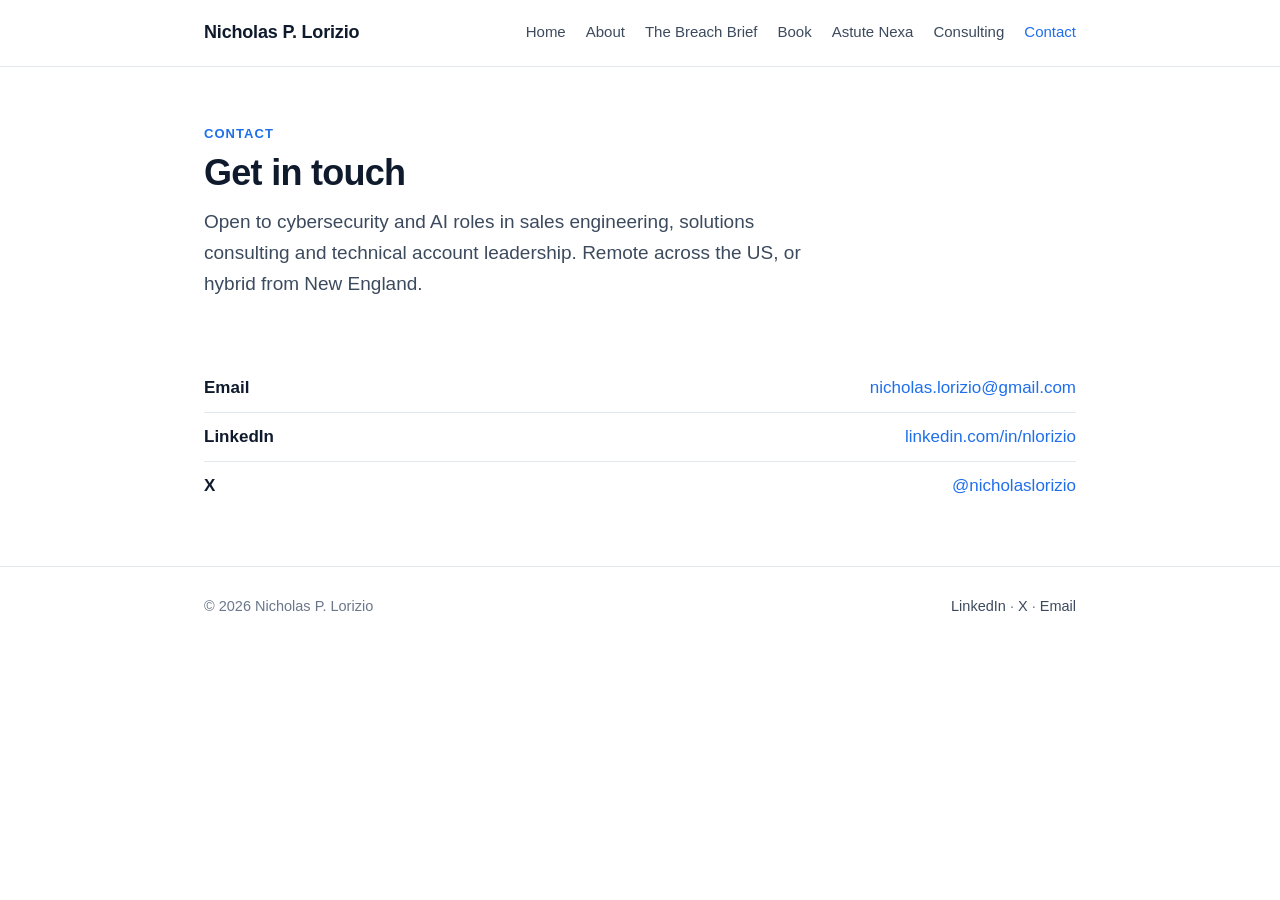
<file: contact/index.html>
<!DOCTYPE html>
<html lang="en">
<head>
<meta charset="utf-8">
<meta name="viewport" content="width=device-width, initial-scale=1">
<title>Contact Nicholas P. Lorizio</title>
<meta name="description" content="Contact Nicholas P. Lorizio, cybersecurity and AI sales engineer based in New England.">
<meta name="author" content="Nicholas P. Lorizio">
<link rel="canonical" href="https://nicholaslorizio.github.io/contact/">
<!-- Google Search Console: paste the verification meta tag on the next line -->
<!-- <meta name="google-site-verification" content="PASTE_CODE_HERE"> -->
<meta property="og:type" content="website">
<meta property="og:title" content="Contact Nicholas P. Lorizio">
<meta property="og:description" content="Contact Nicholas P. Lorizio, cybersecurity and AI sales engineer based in New England.">
<meta property="og:url" content="https://nicholaslorizio.github.io/contact/">
<meta property="og:site_name" content="Nicholas P. Lorizio">
<meta property="og:image" content="https://nicholaslorizio.github.io/assets/headshot.jpg">
<meta name="twitter:card" content="summary">
<meta name="twitter:site" content="@nicholaslorizio">
<link rel="me" href="https://www.linkedin.com/in/nlorizio">
<link rel="me" href="https://x.com/nicholaslorizio">
<link rel="stylesheet" href="/assets/style.css">

</head>
<body>
<header class="site-header">
  <div class="wrap">
    <a class="brand" href="/">Nicholas P. Lorizio</a>
    <nav class="nav" aria-label="Main">
<a href="/">Home</a>
<a href="/about/">About</a>
<a href="/writing/">The Breach Brief</a>
<a href="/book/">Book</a>
<a href="/nexa/">Astute Nexa</a>
<a href="/consulting/">Consulting</a>
<a href="/contact/" aria-current="page">Contact</a>
    </nav>
  </div>
</header>
<main>

<div class="wrap page-head">
  <p class="eyebrow">Contact</p>
  <h1>Get in touch</h1>
  <p class="lede">Open to cybersecurity and AI roles in sales engineering, solutions consulting and technical account leadership. Remote across the US, or hybrid from New England.</p>
</div>
<section>
  <div class="wrap">
    <ul class="links">
      <li><span class="label">Email</span><a href="mailto:nicholas.lorizio@gmail.com">nicholas.lorizio@gmail.com</a></li>
      <li><span class="label">LinkedIn</span><a href="https://www.linkedin.com/in/nlorizio" rel="me">linkedin.com/in/nlorizio</a></li>
      <li><span class="label">X</span><a href="https://x.com/nicholaslorizio" rel="me">@nicholaslorizio</a></li>
    </ul>
  </div>
</section>

</main>
<footer class="site-footer">
  <div class="wrap">
    <span>&copy; 2026 Nicholas P. Lorizio</span>
    <span><a href="https://www.linkedin.com/in/nlorizio" rel="me">LinkedIn</a> · <a href="https://x.com/nicholaslorizio" rel="me">X</a> · <a href="mailto:nicholas.lorizio@gmail.com">Email</a></span>
  </div>
</footer>
</body>
</html>
</file>
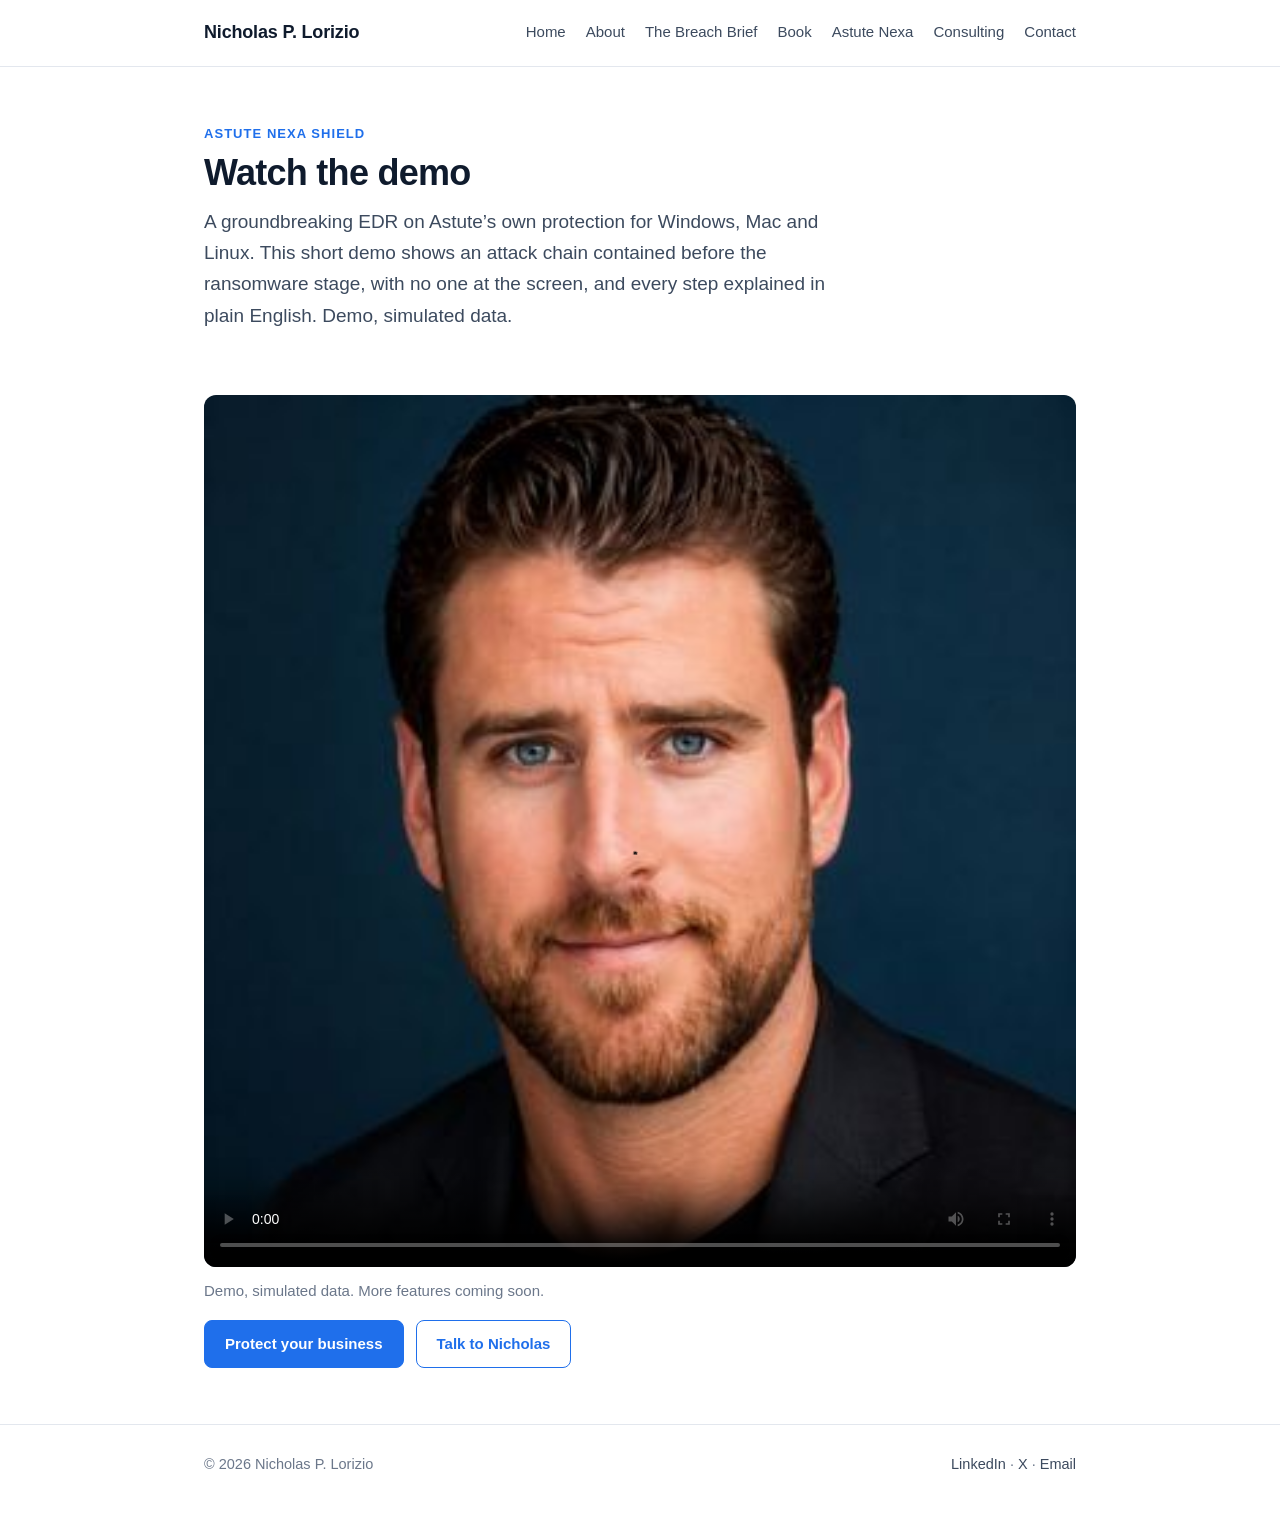
<file: defender-demo/index.html>
<!DOCTYPE html>
<html lang="en">
<head>
<meta charset="utf-8">
<meta name="viewport" content="width=device-width, initial-scale=1">
<title>Astute Nexa Shield demo | Nicholas P. Lorizio</title>
<meta name="description" content="Watch Astute Nexa Shield contain a simulated ransomware attack chain on its own, then explain every step in plain English.">
<meta name="author" content="Nicholas P. Lorizio">
<link rel="canonical" href="https://nicholaslorizio.github.io/defender-demo/">
<!-- Google Search Console: paste the verification meta tag on the next line -->
<!-- <meta name="google-site-verification" content="PASTE_CODE_HERE"> -->
<meta property="og:type" content="website">
<meta property="og:title" content="Astute Nexa Shield demo | Nicholas P. Lorizio">
<meta property="og:description" content="Watch Astute Nexa Shield contain a simulated ransomware attack chain on its own, then explain every step in plain English.">
<meta property="og:url" content="https://nicholaslorizio.github.io/defender-demo/">
<meta property="og:site_name" content="Nicholas P. Lorizio">
<meta property="og:image" content="https://nicholaslorizio.github.io/assets/headshot.jpg">
<meta name="twitter:card" content="summary">
<meta name="twitter:site" content="@nicholaslorizio">
<link rel="me" href="https://www.linkedin.com/in/nlorizio">
<link rel="me" href="https://x.com/nicholaslorizio">
<link rel="stylesheet" href="/assets/style.css">

</head>
<body>
<header class="site-header">
  <div class="wrap">
    <a class="brand" href="/">Nicholas P. Lorizio</a>
    <nav class="nav" aria-label="Main">
<a href="/">Home</a>
<a href="/about/">About</a>
<a href="/writing/">The Breach Brief</a>
<a href="/book/">Book</a>
<a href="/nexa/">Astute Nexa</a>
<a href="/consulting/">Consulting</a>
<a href="/contact/">Contact</a>
    </nav>
  </div>
</header>
<main>
<div class="wrap page-head">
  <p class="eyebrow">Astute Nexa Shield</p>
  <h1>Watch the demo</h1>
  <p class="lede">A groundbreaking EDR on Astute&rsquo;s own protection for Windows, Mac and Linux. This short demo shows an attack chain contained before the ransomware stage, with no one at the screen, and every step explained in plain English. Demo, simulated data.</p>
</div>
<section>
  <div class="wrap">
    <video controls playsinline preload="metadata" poster="/assets/headshot.jpg" style="width:100%;max-width:960px;border-radius:12px;display:block">
      <source src="/assets/astute-defender/Astute_Defender_Demo_wide.mp4" type="video/mp4">
      Your browser can&rsquo;t play this video. <a href="/assets/astute-defender/Astute_Defender_Demo_wide.mp4">Download the demo video</a>.
    </video>
    <p class="detail" style="margin-top:12px">Demo, simulated data. More features coming soon.</p>
    <div class="btns" style="margin-top:16px">
      <a class="btn btn-primary" href="https://astute-shield-ops.base44.app/#trial">Protect your business</a>
      <a class="btn btn-ghost" href="/contact/">Talk to Nicholas</a>
    </div>
  </div>
</section>
</main>
<footer class="site-footer">
  <div class="wrap">
    <span>&copy; 2026 Nicholas P. Lorizio</span>
    <span><a href="https://www.linkedin.com/in/nlorizio" rel="me">LinkedIn</a> · <a href="https://x.com/nicholaslorizio" rel="me">X</a> · <a href="mailto:nicholas.lorizio@gmail.com">Email</a></span>
  </div>
</footer>
</body>
</html>
</file>
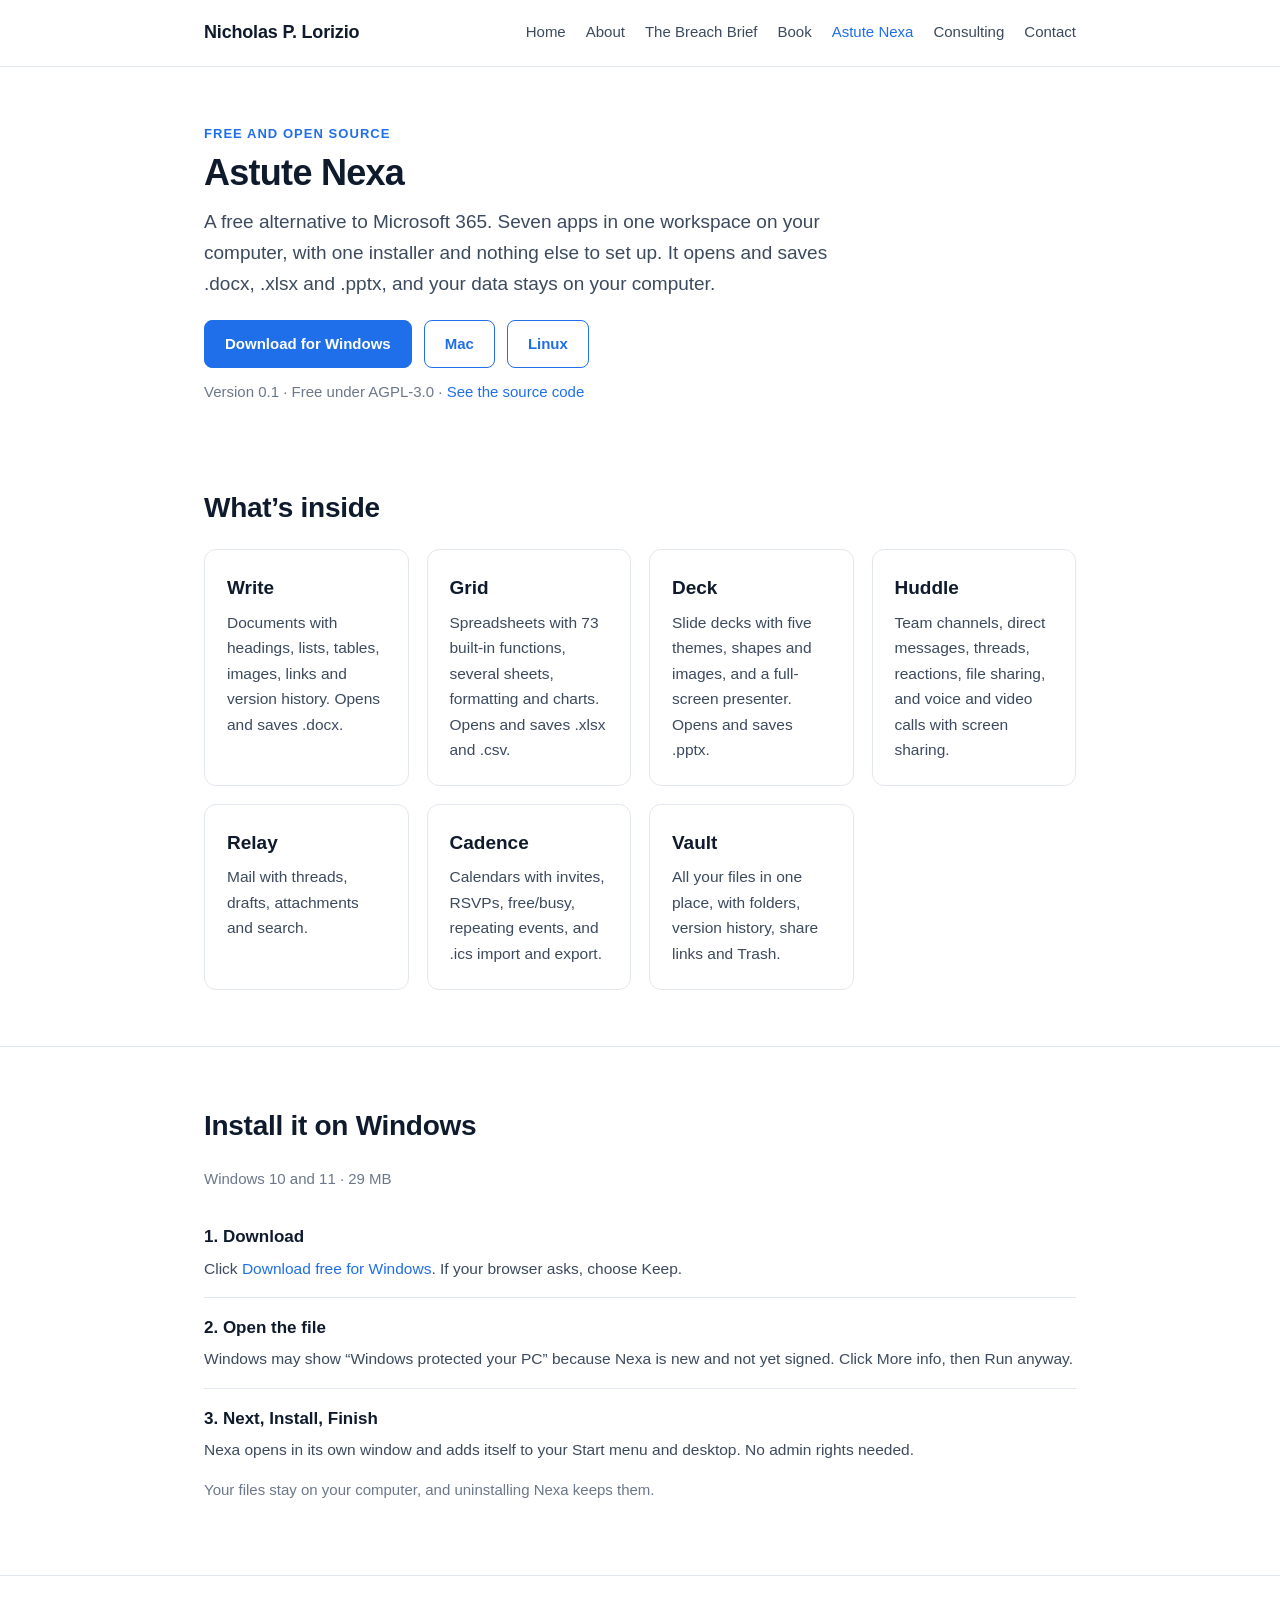
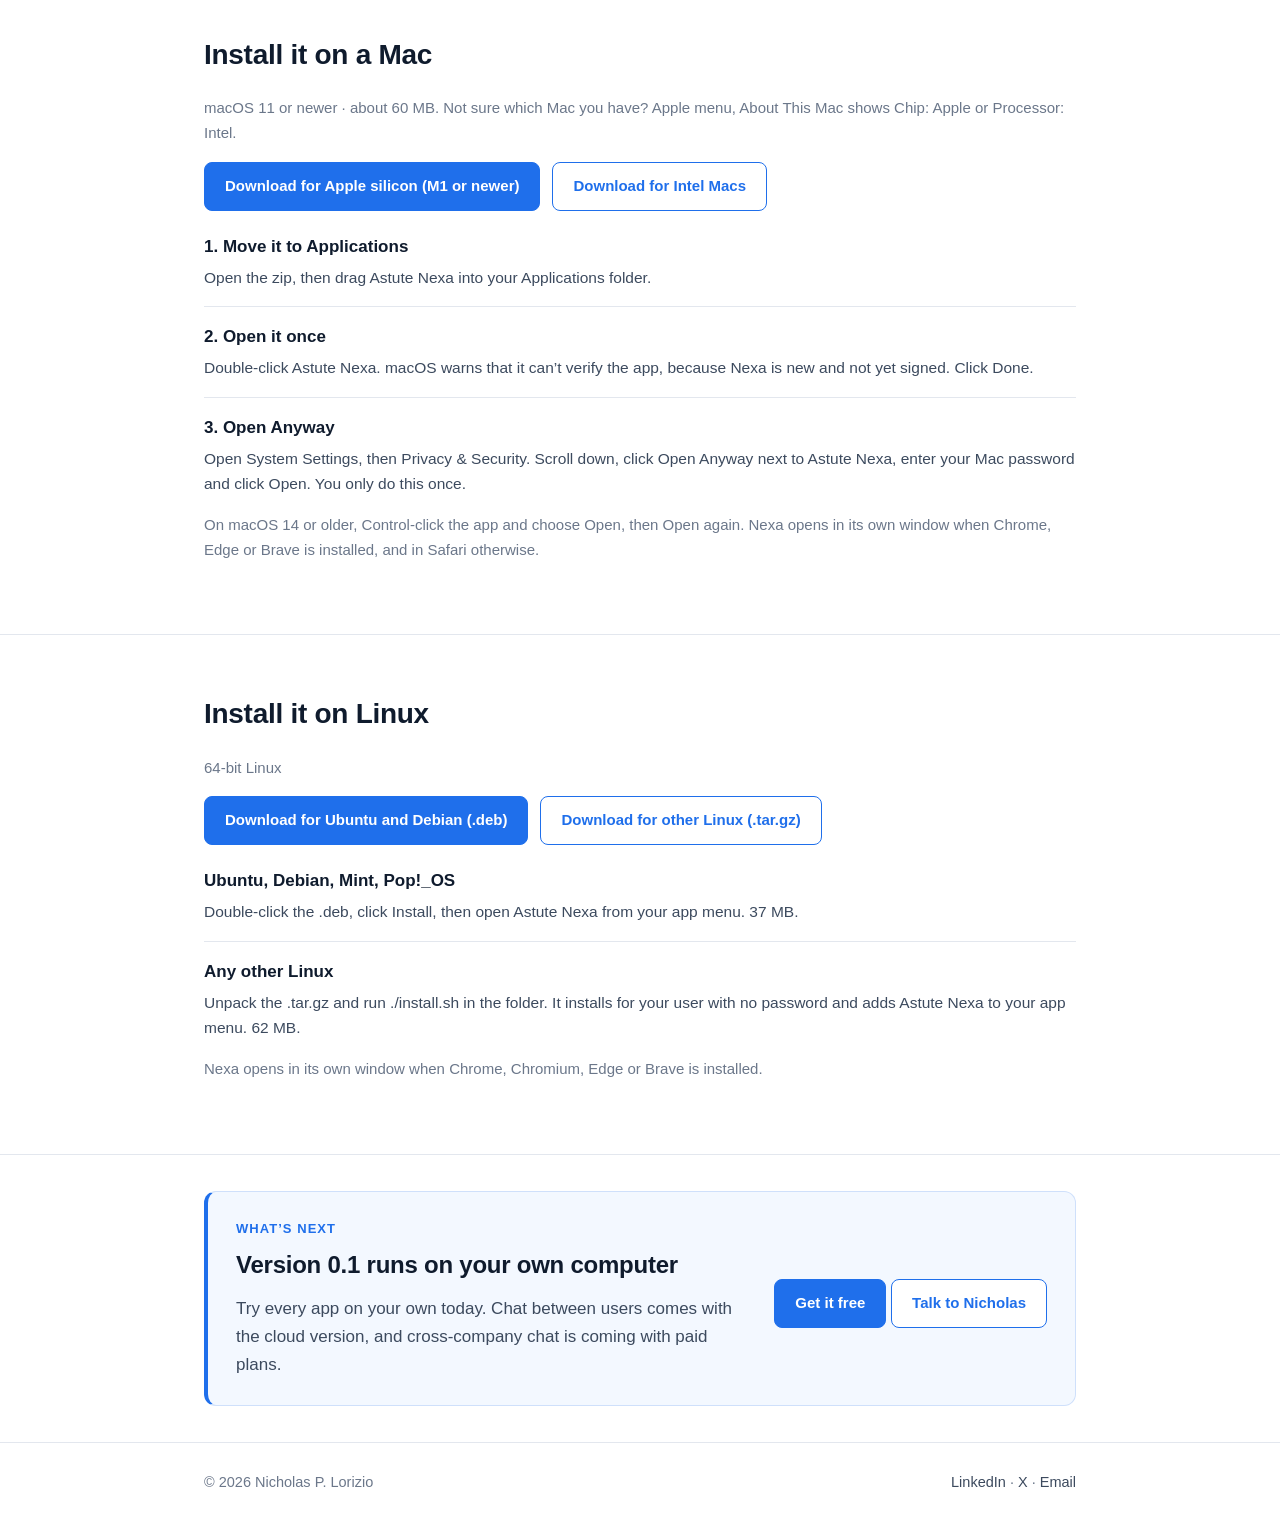
<file: nexa/index.html>
<!DOCTYPE html>
<html lang="en">
<head>
<meta charset="utf-8">
<meta name="viewport" content="width=device-width, initial-scale=1">
<title>Astute Nexa, a free alternative to Microsoft 365 | Nicholas P. Lorizio</title>
<meta name="description" content="Astute Nexa is a free, open-source alternative to Microsoft 365: documents, spreadsheets, slides, chat, mail, calendars and files in one app for Windows, Mac and Linux. Opens .docx, .xlsx and .pptx.">
<meta name="author" content="Nicholas P. Lorizio">
<link rel="canonical" href="https://nicholaslorizio.github.io/nexa/">
<!-- Google Search Console: paste the verification meta tag on the next line -->
<!-- <meta name="google-site-verification" content="PASTE_CODE_HERE"> -->
<meta property="og:type" content="website">
<meta property="og:title" content="Astute Nexa, a free alternative to Microsoft 365 | Nicholas P. Lorizio">
<meta property="og:description" content="Astute Nexa is a free, open-source alternative to Microsoft 365: documents, spreadsheets, slides, chat, mail, calendars and files in one app for Windows, Mac and Linux. Opens .docx, .xlsx and .pptx.">
<meta property="og:url" content="https://nicholaslorizio.github.io/nexa/">
<meta property="og:site_name" content="Nicholas P. Lorizio">
<meta property="og:image" content="https://nicholaslorizio.github.io/assets/headshot.jpg">
<meta name="twitter:card" content="summary">
<meta name="twitter:site" content="@nicholaslorizio">
<link rel="me" href="https://www.linkedin.com/in/nlorizio">
<link rel="me" href="https://x.com/nicholaslorizio">
<link rel="stylesheet" href="/assets/style.css">

<script type="application/ld+json">
{
  "@context": "https://schema.org",
  "@type": "SoftwareApplication",
  "name": "Astute Nexa",
  "applicationCategory": "BusinessApplication",
  "operatingSystem": "Windows 10, Windows 11, macOS 11 or newer, Linux",
  "softwareVersion": "0.1.0",
  "license": "https://www.gnu.org/licenses/agpl-3.0.html",
  "offers": {"@type": "Offer", "price": "0", "priceCurrency": "USD"},
  "downloadUrl": "https://github.com/nicholaslorizio/astute-nexa/raw/main/download/Astute-Nexa-Setup.exe",
  "url": "https://nicholaslorizio.github.io/nexa/",
  "author": {"@id": "https://nicholaslorizio.github.io/#person", "@type": "Person", "name": "Nicholas P. Lorizio"}
}
</script>
</head>
<body>
<header class="site-header">
  <div class="wrap">
    <a class="brand" href="/">Nicholas P. Lorizio</a>
    <nav class="nav" aria-label="Main">
<a href="/">Home</a>
<a href="/about/">About</a>
<a href="/writing/">The Breach Brief</a>
<a href="/book/">Book</a>
<a href="/nexa/" aria-current="page">Astute Nexa</a>
<a href="/consulting/">Consulting</a>
<a href="/contact/">Contact</a>
    </nav>
  </div>
</header>
<main>
<div class="wrap page-head">
  <p class="eyebrow">Free and open source</p>
  <h1>Astute Nexa</h1>
  <p class="lede">A free alternative to Microsoft 365. Seven apps in one workspace on your computer, with one installer and nothing else to set up. It opens and saves .docx, .xlsx and .pptx, and your data stays on your computer.</p>
  <div class="btns" style="margin-top:20px">
    <a class="btn btn-primary" href="https://github.com/nicholaslorizio/astute-nexa/raw/main/download/Astute-Nexa-Setup.exe">Download for Windows</a>
    <a class="btn btn-ghost" href="#mac">Mac</a>
    <a class="btn btn-ghost" href="#linux">Linux</a>
  </div>
  <p class="detail" style="margin-top:12px">Version 0.1 · Free under AGPL-3.0 · <a href="https://github.com/nicholaslorizio/astute-nexa">See the source code</a></p>
</div>
<section>
  <div class="wrap">
    <h2>What&rsquo;s inside</h2>
    <div class="cards">
<div class="card"><h3>Write</h3><p>Documents with headings, lists, tables, images, links and version history. Opens and saves .docx.</p></div>
<div class="card"><h3>Grid</h3><p>Spreadsheets with 73 built-in functions, several sheets, formatting and charts. Opens and saves .xlsx and .csv.</p></div>
<div class="card"><h3>Deck</h3><p>Slide decks with five themes, shapes and images, and a full-screen presenter. Opens and saves .pptx.</p></div>
<div class="card"><h3>Huddle</h3><p>Team channels, direct messages, threads, reactions, file sharing, and voice and video calls with screen sharing.</p></div>
<div class="card"><h3>Relay</h3><p>Mail with threads, drafts, attachments and search.</p></div>
<div class="card"><h3>Cadence</h3><p>Calendars with invites, RSVPs, free/busy, repeating events, and .ics import and export.</p></div>
<div class="card"><h3>Vault</h3><p>All your files in one place, with folders, version history, share links and Trash.</p></div>
    </div>
  </div>
</section>
<section>
  <div class="wrap">
    <h2 id="windows">Install it on Windows</h2>
    <p class="detail">Windows 10 and 11 · 29 MB</p>
    <ol class="timeline">
<li><div class="role">1. Download</div><div class="desc">Click <a href="https://github.com/nicholaslorizio/astute-nexa/raw/main/download/Astute-Nexa-Setup.exe">Download free for Windows</a>. If your browser asks, choose Keep.</div></li>
<li><div class="role">2. Open the file</div><div class="desc">Windows may show &ldquo;Windows protected your PC&rdquo; because Nexa is new and not yet signed. Click More info, then Run anyway.</div></li>
<li><div class="role">3. Next, Install, Finish</div><div class="desc">Nexa opens in its own window and adds itself to your Start menu and desktop. No admin rights needed.</div></li>
    </ol>
    <p class="detail">Your files stay on your computer, and uninstalling Nexa keeps them.</p>
  </div>
</section>
<section>
  <div class="wrap">
    <h2 id="mac">Install it on a Mac</h2>
    <p class="detail">macOS 11 or newer · about 60 MB. Not sure which Mac you have? Apple menu, About This Mac shows Chip: Apple or Processor: Intel.</p>
    <div class="btns" style="margin:14px 0 6px">
      <a class="btn btn-primary" href="https://github.com/nicholaslorizio/astute-nexa/raw/main/download/Astute-Nexa-Mac-AppleSilicon.zip">Download for Apple silicon (M1 or newer)</a>
      <a class="btn btn-ghost" href="https://github.com/nicholaslorizio/astute-nexa/raw/main/download/Astute-Nexa-Mac-Intel.zip">Download for Intel Macs</a>
    </div>
    <ol class="timeline">
<li><div class="role">1. Move it to Applications</div><div class="desc">Open the zip, then drag Astute Nexa into your Applications folder.</div></li>
<li><div class="role">2. Open it once</div><div class="desc">Double-click Astute Nexa. macOS warns that it can&rsquo;t verify the app, because Nexa is new and not yet signed. Click Done.</div></li>
<li><div class="role">3. Open Anyway</div><div class="desc">Open System Settings, then Privacy &amp; Security. Scroll down, click Open Anyway next to Astute Nexa, enter your Mac password and click Open. You only do this once.</div></li>
    </ol>
    <p class="detail">On macOS 14 or older, Control-click the app and choose Open, then Open again. Nexa opens in its own window when Chrome, Edge or Brave is installed, and in Safari otherwise.</p>
  </div>
</section>
<section>
  <div class="wrap">
    <h2 id="linux">Install it on Linux</h2>
    <p class="detail">64-bit Linux</p>
    <div class="btns" style="margin:14px 0 6px">
      <a class="btn btn-primary" href="https://github.com/nicholaslorizio/astute-nexa/raw/main/download/astute-nexa_0.1.0_amd64.deb">Download for Ubuntu and Debian (.deb)</a>
      <a class="btn btn-ghost" href="https://github.com/nicholaslorizio/astute-nexa/raw/main/download/Astute-Nexa-Linux-x64.tar.gz">Download for other Linux (.tar.gz)</a>
    </div>
    <ol class="timeline">
<li><div class="role">Ubuntu, Debian, Mint, Pop!_OS</div><div class="desc">Double-click the .deb, click Install, then open Astute Nexa from your app menu. 37 MB.</div></li>
<li><div class="role">Any other Linux</div><div class="desc">Unpack the .tar.gz and run ./install.sh in the folder. It installs for your user with no password and adds Astute Nexa to your app menu. 62 MB.</div></li>
    </ol>
    <p class="detail">Nexa opens in its own window when Chrome, Chromium, Edge or Brave is installed.</p>
  </div>
</section>
<section class="cta-band">
  <div class="wrap">
    <div class="cta">
      <div>
        <p class="eyebrow">What&rsquo;s next</p>
        <h2>Version 0.1 runs on your own computer</h2>
        <p>Try every app on your own today. Chat between users comes with the cloud version, and cross-company chat is coming with paid plans.</p>
      </div>
      <div class="cta-action">
        <a class="btn btn-primary" href="#windows">Get it free</a>
        <a class="btn btn-ghost" href="/contact/" style="margin-top:10px">Talk to Nicholas</a>
      </div>
    </div>
  </div>
</section>
</main>
<footer class="site-footer">
  <div class="wrap">
    <span>&copy; 2026 Nicholas P. Lorizio</span>
    <span><a href="https://www.linkedin.com/in/nlorizio" rel="me">LinkedIn</a> · <a href="https://x.com/nicholaslorizio" rel="me">X</a> · <a href="mailto:nicholas.lorizio@gmail.com">Email</a></span>
  </div>
</footer>
</body>
</html>
</file>
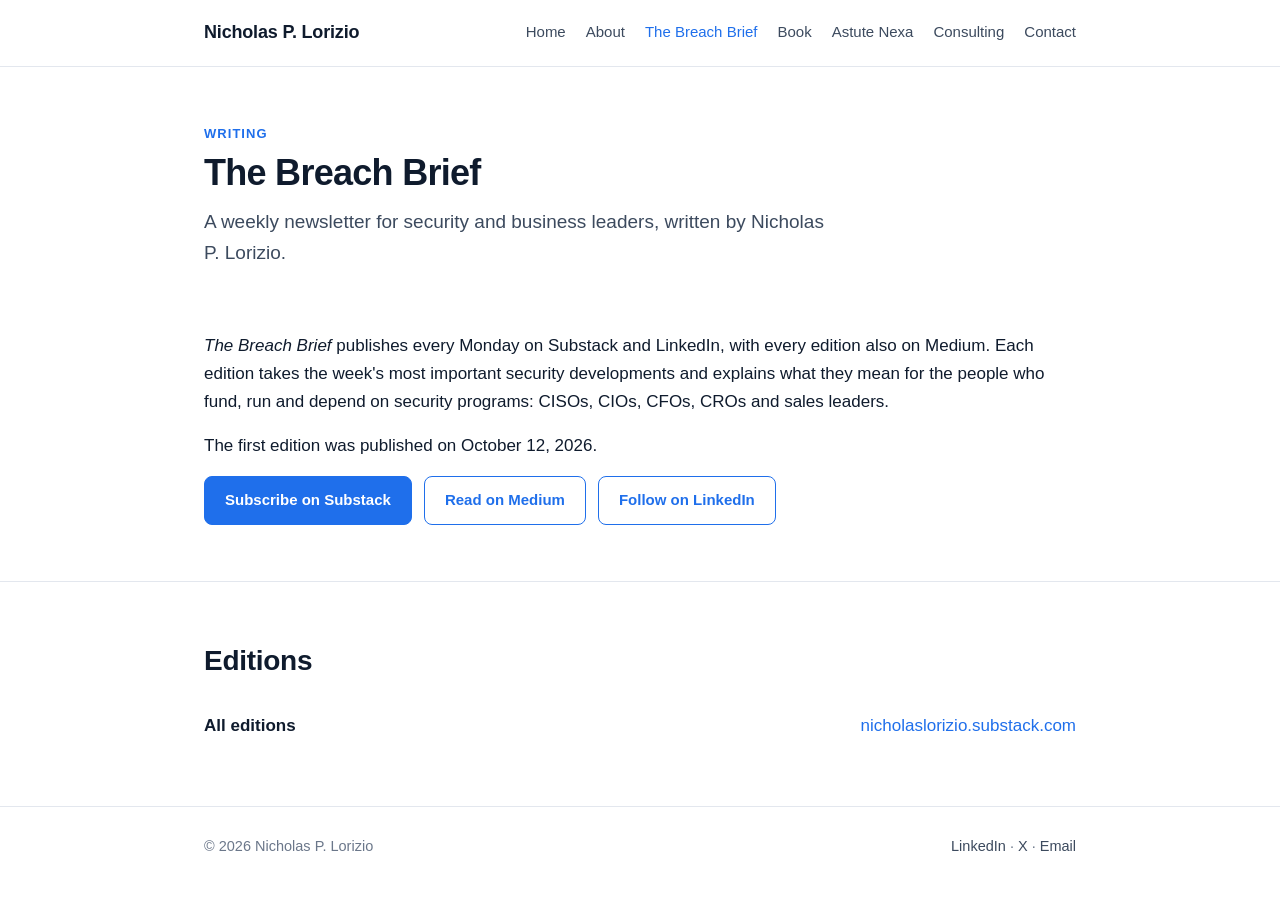
<file: writing/index.html>
<!DOCTYPE html>
<html lang="en">
<head>
<meta charset="utf-8">
<meta name="viewport" content="width=device-width, initial-scale=1">
<title>The Breach Brief by Nicholas P. Lorizio</title>
<meta name="description" content="The Breach Brief is a weekly newsletter on Substack and LinkedIn by Nicholas P. Lorizio for security and business leaders.">
<meta name="author" content="Nicholas P. Lorizio">
<link rel="canonical" href="https://nicholaslorizio.github.io/writing/">
<!-- Google Search Console: paste the verification meta tag on the next line -->
<!-- <meta name="google-site-verification" content="PASTE_CODE_HERE"> -->
<meta property="og:type" content="website">
<meta property="og:title" content="The Breach Brief by Nicholas P. Lorizio">
<meta property="og:description" content="The Breach Brief is a weekly newsletter on Substack and LinkedIn by Nicholas P. Lorizio for security and business leaders.">
<meta property="og:url" content="https://nicholaslorizio.github.io/writing/">
<meta property="og:site_name" content="Nicholas P. Lorizio">
<meta property="og:image" content="https://nicholaslorizio.github.io/assets/headshot.jpg">
<meta name="twitter:card" content="summary">
<meta name="twitter:site" content="@nicholaslorizio">
<link rel="me" href="https://www.linkedin.com/in/nlorizio">
<link rel="me" href="https://x.com/nicholaslorizio">
<link rel="stylesheet" href="/assets/style.css">

</head>
<body>
<header class="site-header">
  <div class="wrap">
    <a class="brand" href="/">Nicholas P. Lorizio</a>
    <nav class="nav" aria-label="Main">
<a href="/">Home</a>
<a href="/about/">About</a>
<a href="/writing/" aria-current="page">The Breach Brief</a>
<a href="/book/">Book</a>
<a href="/nexa/">Astute Nexa</a>
<a href="/consulting/">Consulting</a>
<a href="/contact/">Contact</a>
    </nav>
  </div>
</header>
<main>

<div class="wrap page-head">
  <p class="eyebrow">Writing</p>
  <h1>The Breach Brief</h1>
  <p class="lede">A weekly newsletter for security and business leaders, written by Nicholas P. Lorizio.</p>
</div>
<section>
  <div class="wrap">
    <p><em>The Breach Brief</em> publishes every Monday on Substack and LinkedIn, with every edition also on Medium. Each edition takes the week's most important security developments and explains what they mean for the people who fund, run and depend on security programs: CISOs, CIOs, CFOs, CROs and sales leaders.</p>
    <p>The first edition was published on October 12, 2026.</p>
    <div class="btns"><a class="btn btn-primary" href="https://nicholaslorizio.substack.com/" rel="me">Subscribe on Substack</a><a class="btn btn-ghost" href="https://medium.com/@nicholas.lorizio" rel="me">Read on Medium</a><a class="btn btn-ghost" href="https://www.linkedin.com/in/nlorizio" rel="me">Follow on LinkedIn</a></div>
  </div>
</section>
<section>
  <div class="wrap">
    <h2>Editions</h2>
    <ul class="links">
      <!-- Add each edition here: <li><span class="label">Edition #1 · Oct 12, 2026</span><a href="LINK">Title</a></li> -->
      <li><span class="label">All editions</span><a href="https://nicholaslorizio.substack.com/">nicholaslorizio.substack.com</a></li>
    </ul>
  </div>
</section>

</main>
<footer class="site-footer">
  <div class="wrap">
    <span>&copy; 2026 Nicholas P. Lorizio</span>
    <span><a href="https://www.linkedin.com/in/nlorizio" rel="me">LinkedIn</a> · <a href="https://x.com/nicholaslorizio" rel="me">X</a> · <a href="mailto:nicholas.lorizio@gmail.com">Email</a></span>
  </div>
</footer>
</body>
</html>
</file>
<file: assets/style.css>
:root {
  --ink: #0f1b2d;
  --ink-soft: #3c4a5e;
  --muted: #6b778a;
  --line: #e3e7ee;
  --bg: #ffffff;
  --bg-soft: #f5f7fa;
  --accent: #1f6feb;
  --accent-dark: #1554b8;
  --max: 920px;
}

* { box-sizing: border-box; }

html { -webkit-text-size-adjust: 100%; }

body {
  margin: 0;
  font-family: -apple-system, BlinkMacSystemFont, "Segoe UI", Roboto, "Helvetica Neue", Arial, sans-serif;
  color: var(--ink);
  background: var(--bg);
  line-height: 1.65;
  font-size: 17px;
}

a { color: var(--accent); text-decoration: none; }
a:hover { color: var(--accent-dark); text-decoration: underline; }

.wrap { max-width: var(--max); margin: 0 auto; padding: 0 24px; }

/* Header */
.site-header { border-bottom: 1px solid var(--line); background: #fff; }
.site-header .wrap {
  display: flex; align-items: center; justify-content: space-between;
  flex-wrap: wrap; gap: 12px; padding-top: 18px; padding-bottom: 18px;
}
.brand { font-weight: 700; font-size: 18px; color: var(--ink); letter-spacing: -0.01em; }
.brand:hover { text-decoration: none; color: var(--ink); }
.nav { display: flex; flex-wrap: wrap; gap: 20px; }
.nav a { color: var(--ink-soft); font-size: 15px; font-weight: 500; }
.nav a[aria-current="page"] { color: var(--accent); }

/* Hero */
.hero { padding: 72px 0 56px; background: var(--bg-soft); border-bottom: 1px solid var(--line); }
.hero-grid { display: grid; grid-template-columns: 140px 1fr; gap: 36px; align-items: center; }
.avatar {
  width: 140px; height: 140px; border-radius: 50%;
  background: linear-gradient(135deg, #0f1b2d, #1f6feb);
  color: #fff; display: flex; align-items: center; justify-content: center;
  font-size: 44px; font-weight: 700; letter-spacing: 0.02em; overflow: hidden;
}
.avatar img { width: 100%; height: 100%; object-fit: cover; }
.eyebrow { text-transform: uppercase; letter-spacing: 0.08em; font-size: 13px; font-weight: 600; color: var(--accent); margin: 0 0 8px; }
h1 { font-size: 42px; line-height: 1.15; margin: 0 0 12px; letter-spacing: -0.02em; }
.lede { font-size: 19px; color: var(--ink-soft); margin: 0 0 22px; max-width: 640px; }

.btns { display: flex; flex-wrap: wrap; gap: 12px; }
.btn {
  display: inline-block; padding: 11px 20px; border-radius: 8px;
  font-weight: 600; font-size: 15px; border: 1px solid var(--accent);
}
.btn-primary { background: var(--accent); color: #fff; }
.btn-primary:hover { background: var(--accent-dark); color: #fff; text-decoration: none; }
.btn-ghost { color: var(--accent); background: #fff; }
.btn-ghost:hover { text-decoration: none; background: #eef4ff; }

/* Sections */
section { padding: 56px 0; }
section + section { border-top: 1px solid var(--line); }
h2 { font-size: 28px; margin: 0 0 18px; letter-spacing: -0.01em; }
h3 { font-size: 19px; margin: 0 0 6px; }
p { margin: 0 0 16px; }

.page-head { padding-top: 56px; padding-bottom: 8px; }
.page-head h1 { font-size: 36px; }
.page-head .lede { margin-bottom: 0; }

.cards { display: grid; grid-template-columns: repeat(auto-fit, minmax(200px, 1fr)); gap: 18px; }
.card { border: 1px solid var(--line); border-radius: 12px; padding: 22px; background: #fff; }
.card p { color: var(--ink-soft); font-size: 15.5px; margin: 0; }
.card-img { display: block; width: 100%; height: auto; border-radius: 8px; margin-bottom: 14px; border: 1px solid var(--line); }

.timeline { list-style: none; padding: 0; margin: 0; }
.timeline li { padding: 16px 0; border-bottom: 1px solid var(--line); }
.timeline li:last-child { border-bottom: 0; }
.timeline .role { font-weight: 600; }
.timeline .meta { color: var(--muted); font-size: 15px; }
.timeline .desc { color: var(--ink-soft); font-size: 15.5px; margin-top: 4px; }

.tags { display: flex; flex-wrap: wrap; gap: 8px; padding: 0; margin: 0; list-style: none; }
.tags li { background: var(--bg-soft); border: 1px solid var(--line); border-radius: 999px; padding: 6px 14px; font-size: 14.5px; color: var(--ink-soft); }

.book { display: grid; grid-template-columns: 1fr; gap: 8px; }
.detail { color: var(--muted); font-size: 15px; }

.links { list-style: none; padding: 0; margin: 0; }
.links li { padding: 10px 0; border-bottom: 1px solid var(--line); display: flex; justify-content: space-between; gap: 16px; flex-wrap: wrap; }
.links li:last-child { border-bottom: 0; }
.links .label { font-weight: 600; }

/* Call to action band */
.cta-band { padding: 36px 0; }
.cta {
  display: grid; grid-template-columns: 1fr auto; gap: 28px; align-items: center;
  border: 1px solid #cfe0fb; border-left: 4px solid var(--accent); border-radius: 12px;
  padding: 26px 28px; background: #f3f8ff;
}
.cta h2 { font-size: 24px; margin-bottom: 10px; }
.cta p { color: var(--ink-soft); margin: 0; }
.cta .eyebrow { color: var(--accent); margin-bottom: 6px; }
.cta-action { text-align: center; }
.cta-action .detail { margin-top: 8px; font-size: 14px; }
@media (max-width: 640px) {
  .cta { grid-template-columns: 1fr; padding: 22px; }
  .cta-action { text-align: left; }
}

/* Footer */
.site-footer { border-top: 1px solid var(--line); padding: 28px 0 40px; color: var(--muted); font-size: 14.5px; }
.site-footer .wrap { display: flex; justify-content: space-between; flex-wrap: wrap; gap: 12px; }
.site-footer a { color: var(--ink-soft); }

@media (max-width: 640px) {
  body { font-size: 16px; }
  .hero { padding: 48px 0 40px; }
  .hero-grid { grid-template-columns: 1fr; gap: 22px; }
  .avatar { width: 104px; height: 104px; font-size: 34px; }
  h1 { font-size: 32px; }
  .page-head h1 { font-size: 30px; }
  .page-head { padding-top: 40px; }
  .lede { font-size: 17.5px; }
  section { padding: 44px 0; }
}
</file>
